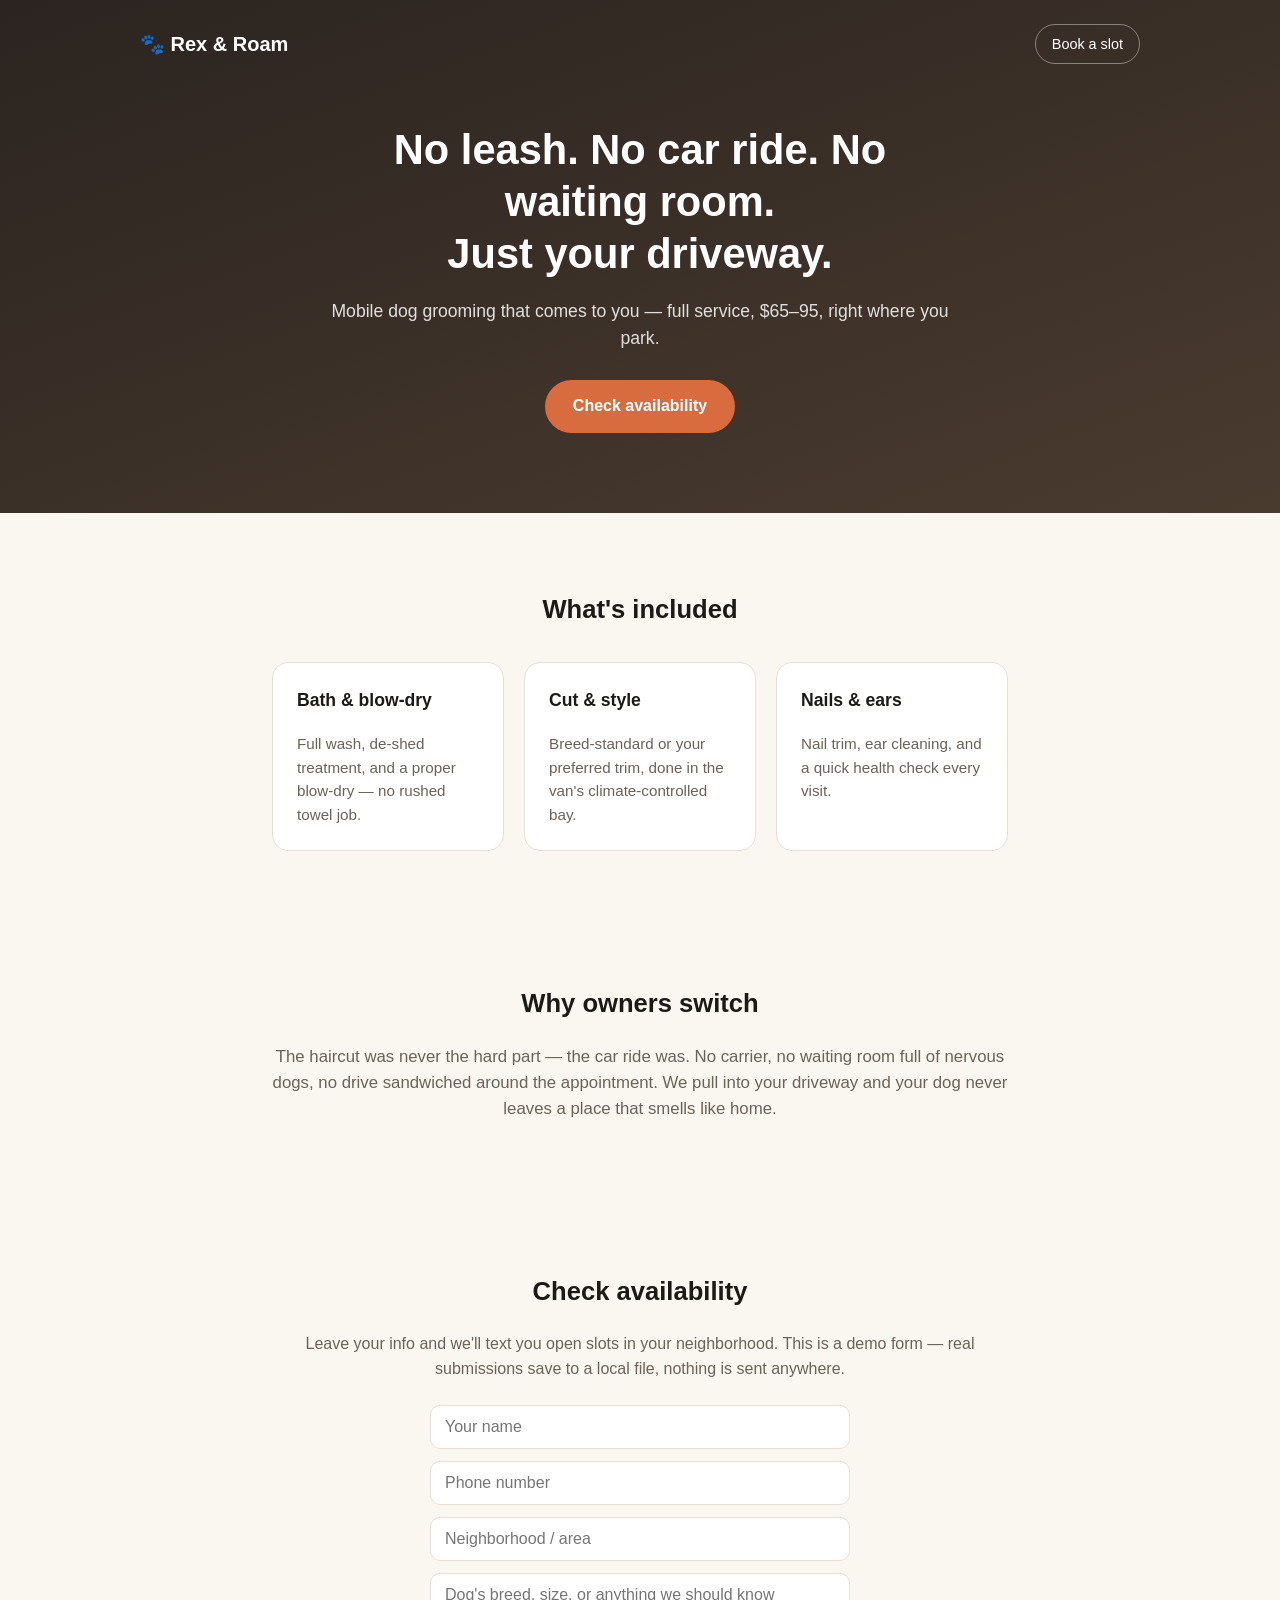
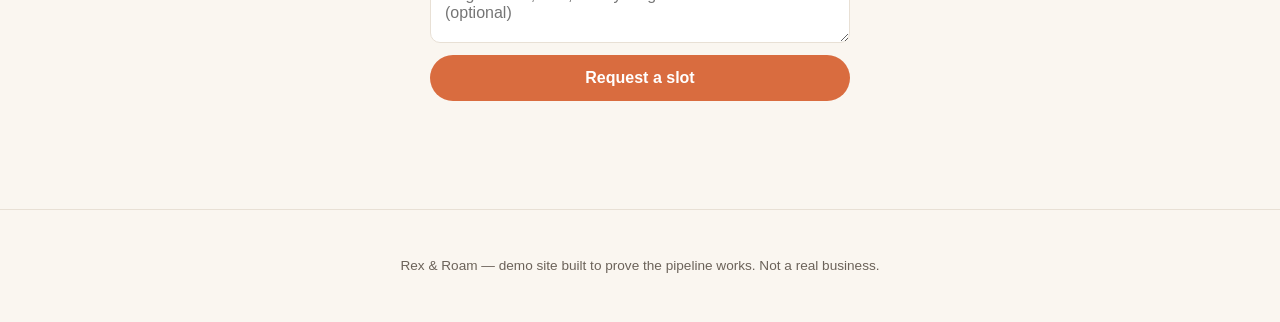
<file: apps/demo-site/index.html>
<!DOCTYPE html>
<html lang="en">
<head>
<meta charset="UTF-8">
<meta name="viewport" content="width=device-width, initial-scale=1.0">
<title>Rex &amp; Roam — Mobile Dog Grooming</title>
<link rel="stylesheet" href="style.css">
</head>
<body>
  <header class="hero">
    <nav>
      <div class="logo">🐾 Rex &amp; Roam</div>
      <a class="nav-cta" href="#book">Book a slot</a>
    </nav>
    <div class="hero-content">
      <h1>No leash. No car ride. No waiting room.<br>Just your driveway.</h1>
      <p class="subhead">Mobile dog grooming that comes to you — full service, $65–95, right where you park.</p>
      <a class="btn-primary" href="#book">Check availability</a>
    </div>
  </header>

  <section class="section services">
    <h2>What's included</h2>
    <div class="cards">
      <div class="card">
        <h3>Bath &amp; blow-dry</h3>
        <p>Full wash, de-shed treatment, and a proper blow-dry — no rushed towel job.</p>
      </div>
      <div class="card">
        <h3>Cut &amp; style</h3>
        <p>Breed-standard or your preferred trim, done in the van's climate-controlled bay.</p>
      </div>
      <div class="card">
        <h3>Nails &amp; ears</h3>
        <p>Nail trim, ear cleaning, and a quick health check every visit.</p>
      </div>
    </div>
  </section>

  <section class="section why">
    <h2>Why owners switch</h2>
    <p>The haircut was never the hard part — the car ride was. No carrier, no waiting room full of nervous dogs, no drive sandwiched around the appointment. We pull into your driveway and your dog never leaves a place that smells like home.</p>
  </section>

  <section class="section book" id="book">
    <h2>Check availability</h2>
    <p>Leave your info and we'll text you open slots in your neighborhood. This is a demo form — real submissions save to a local file, nothing is sent anywhere.</p>
    <form id="lead-form">
      <input type="text" name="name" placeholder="Your name" required>
      <input type="tel" name="phone" placeholder="Phone number" required>
      <input type="text" name="neighborhood" placeholder="Neighborhood / area" required>
      <textarea name="message" placeholder="Dog's breed, size, or anything we should know (optional)"></textarea>
      <button type="submit" class="btn-primary">Request a slot</button>
    </form>
    <p id="form-status" class="form-status"></p>
  </section>

  <footer>
    <p>Rex &amp; Roam — demo site built to prove the pipeline works. Not a real business.</p>
  </footer>

  <script src="app.js"></script>
</body>
</html>
</file>
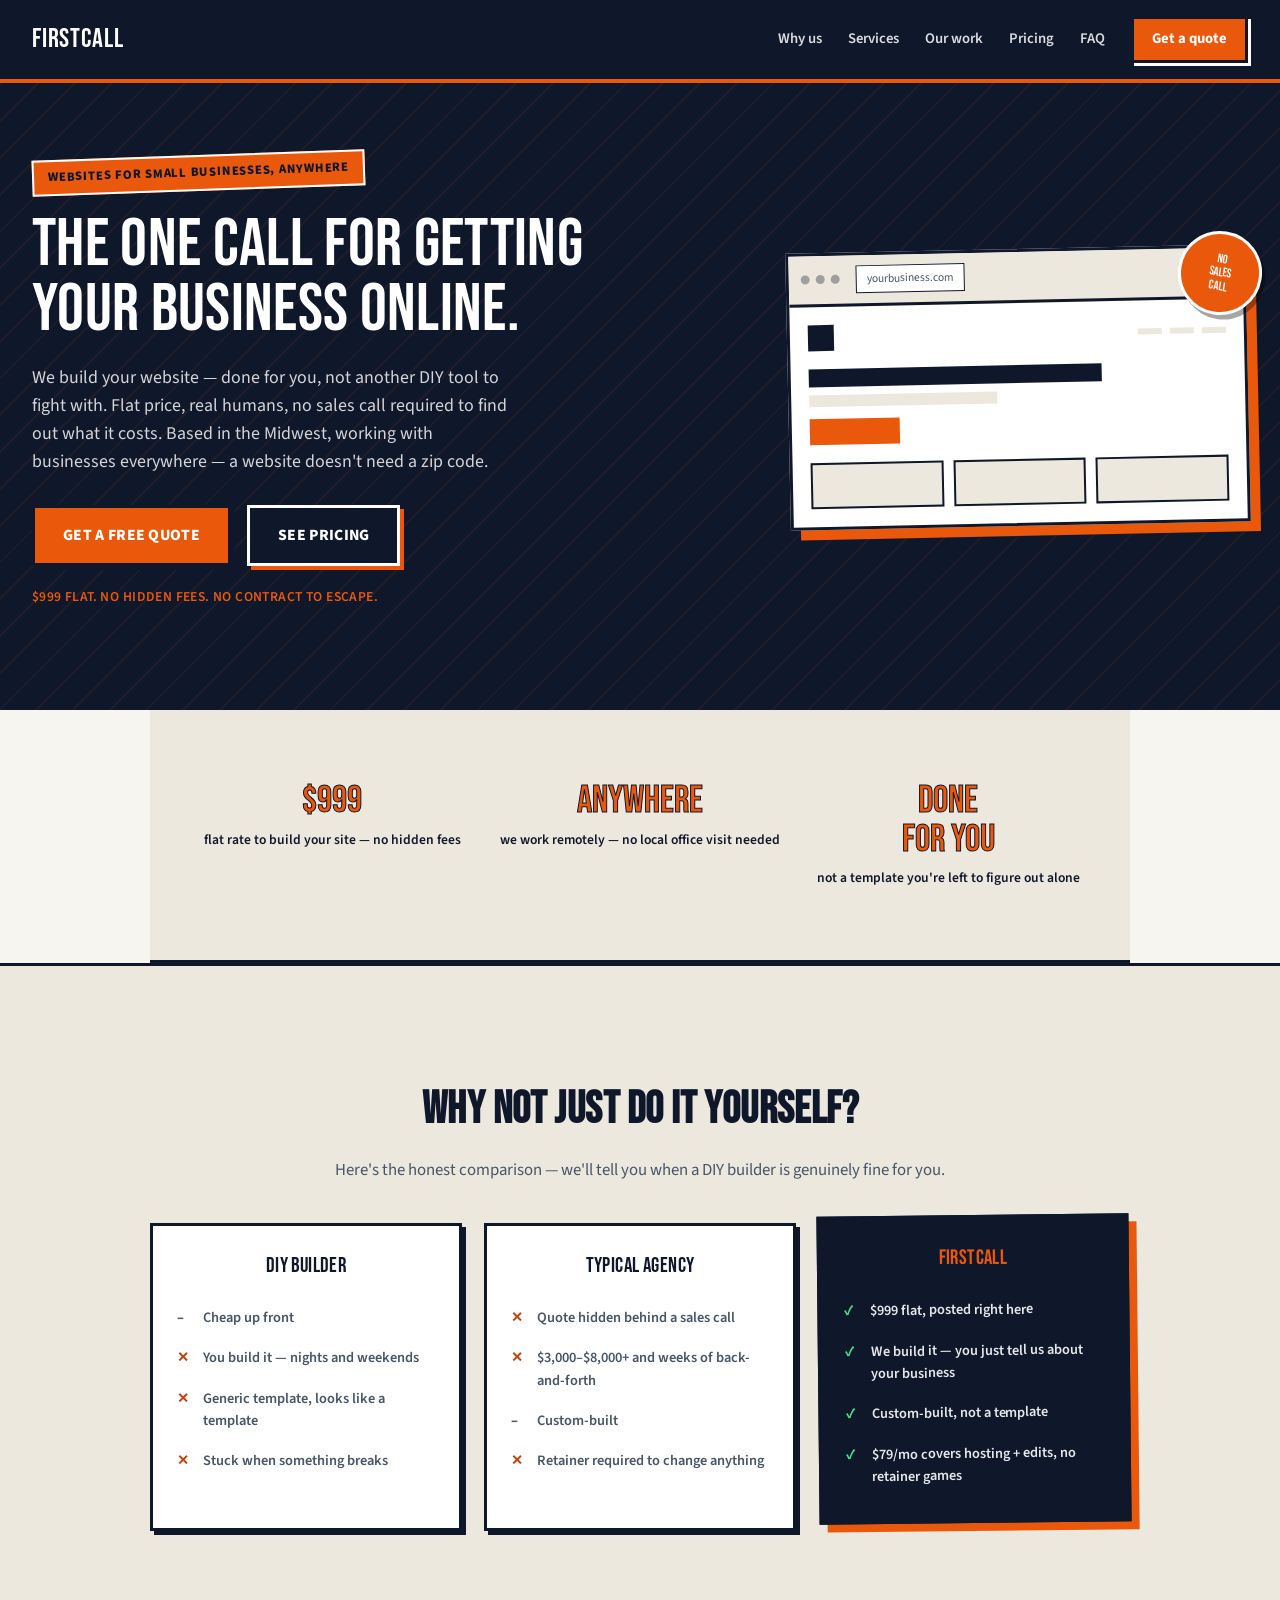
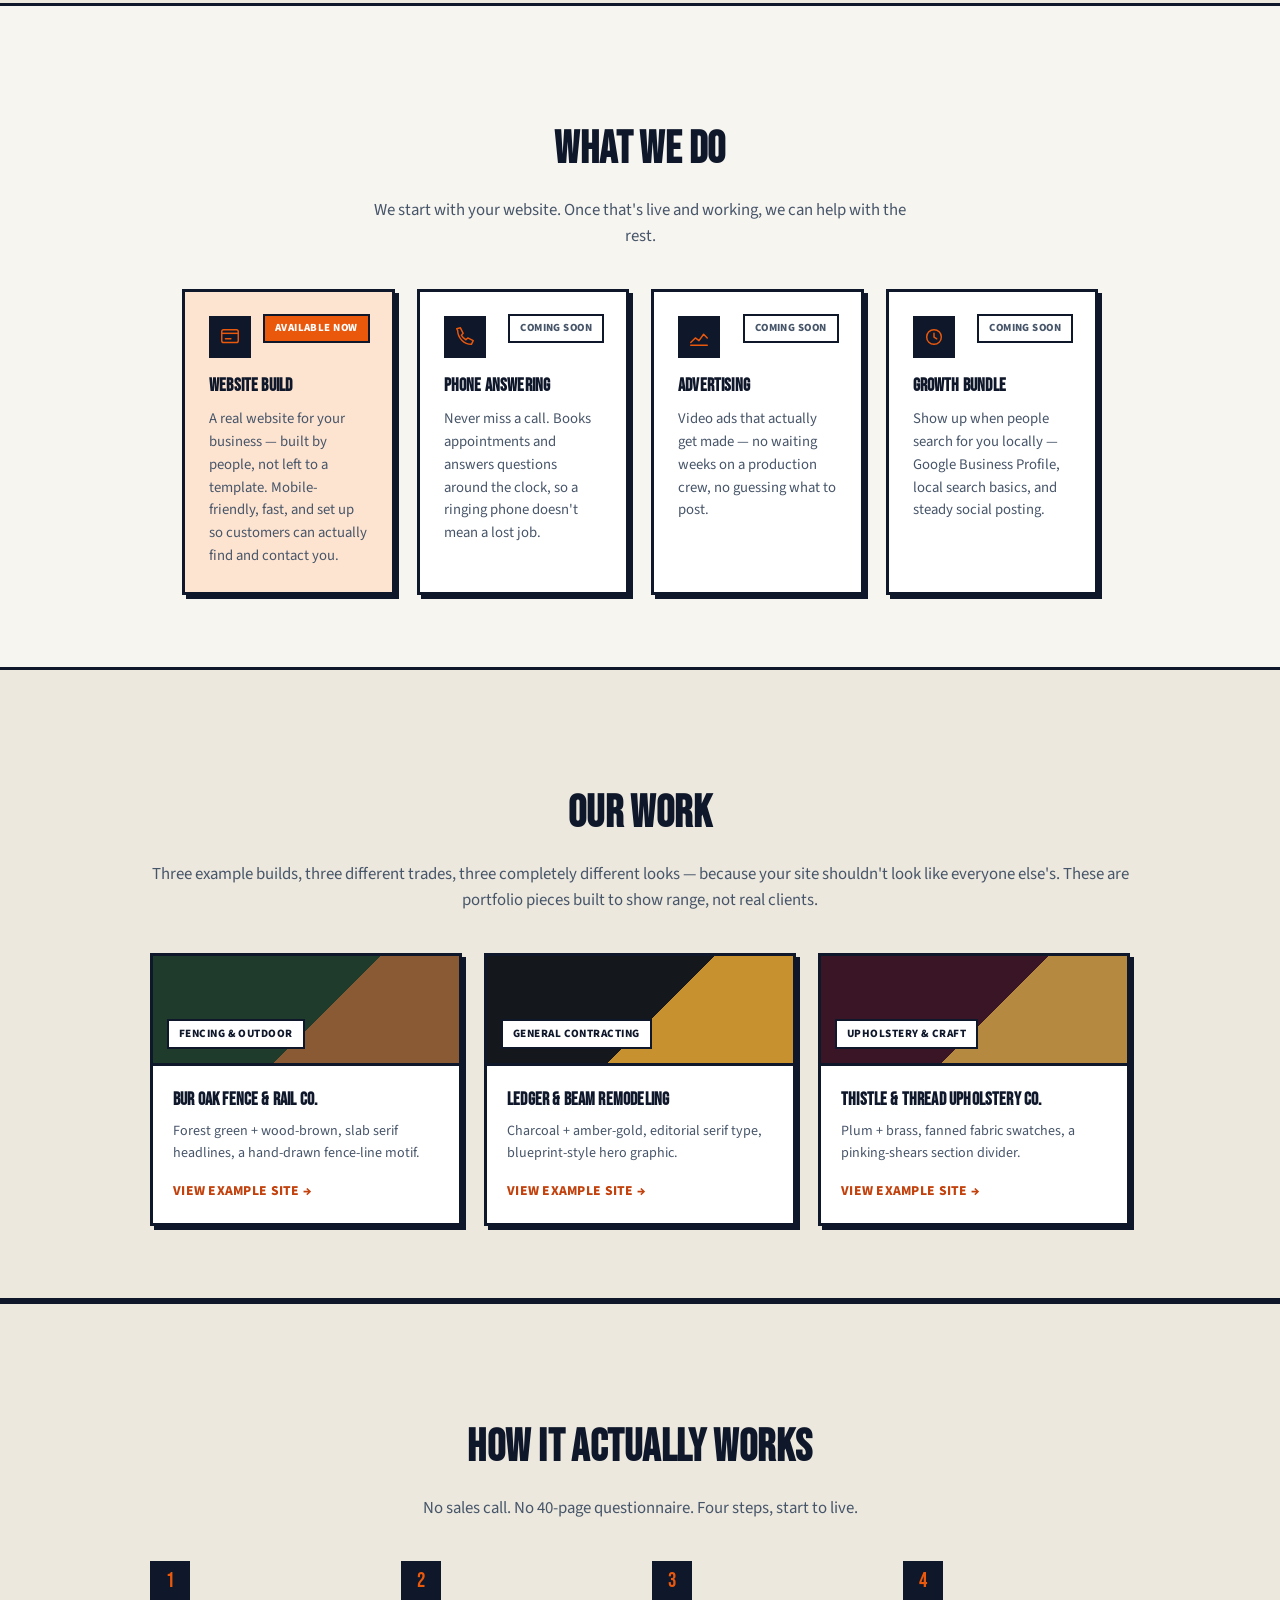
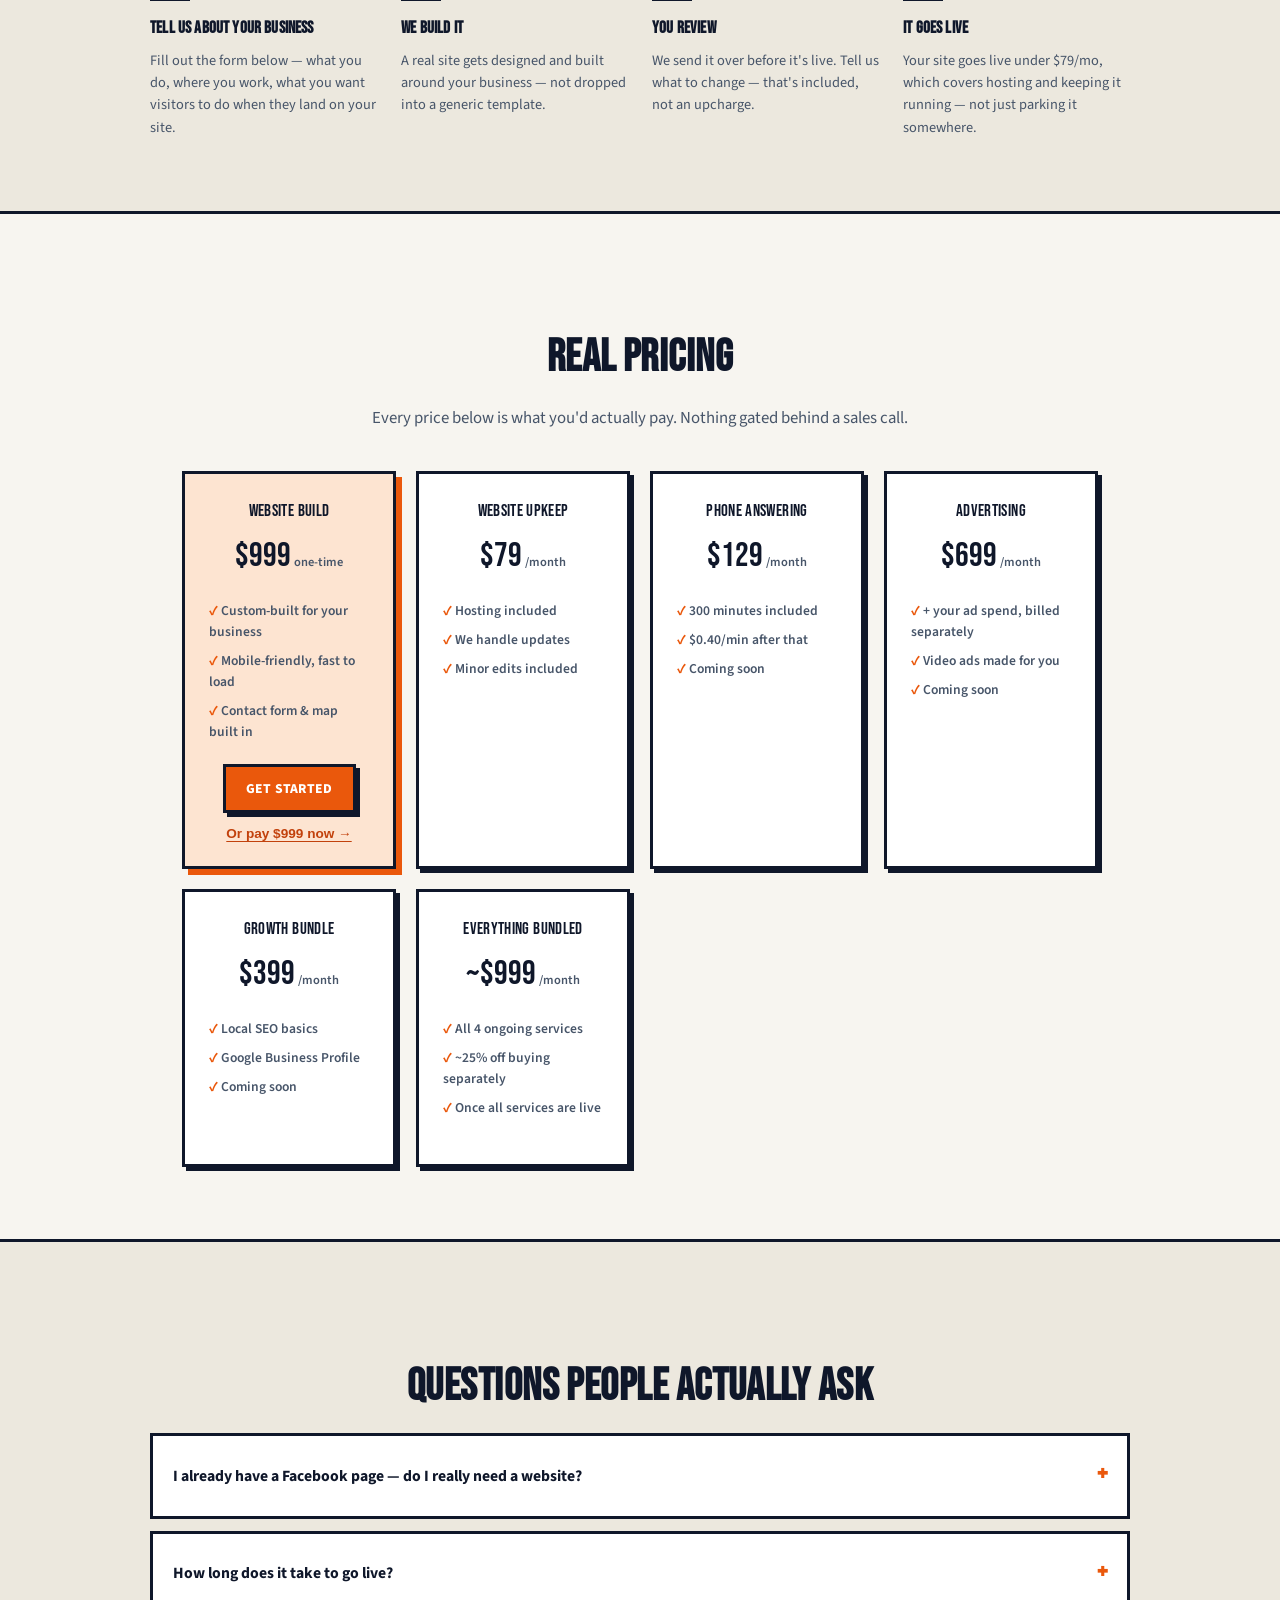
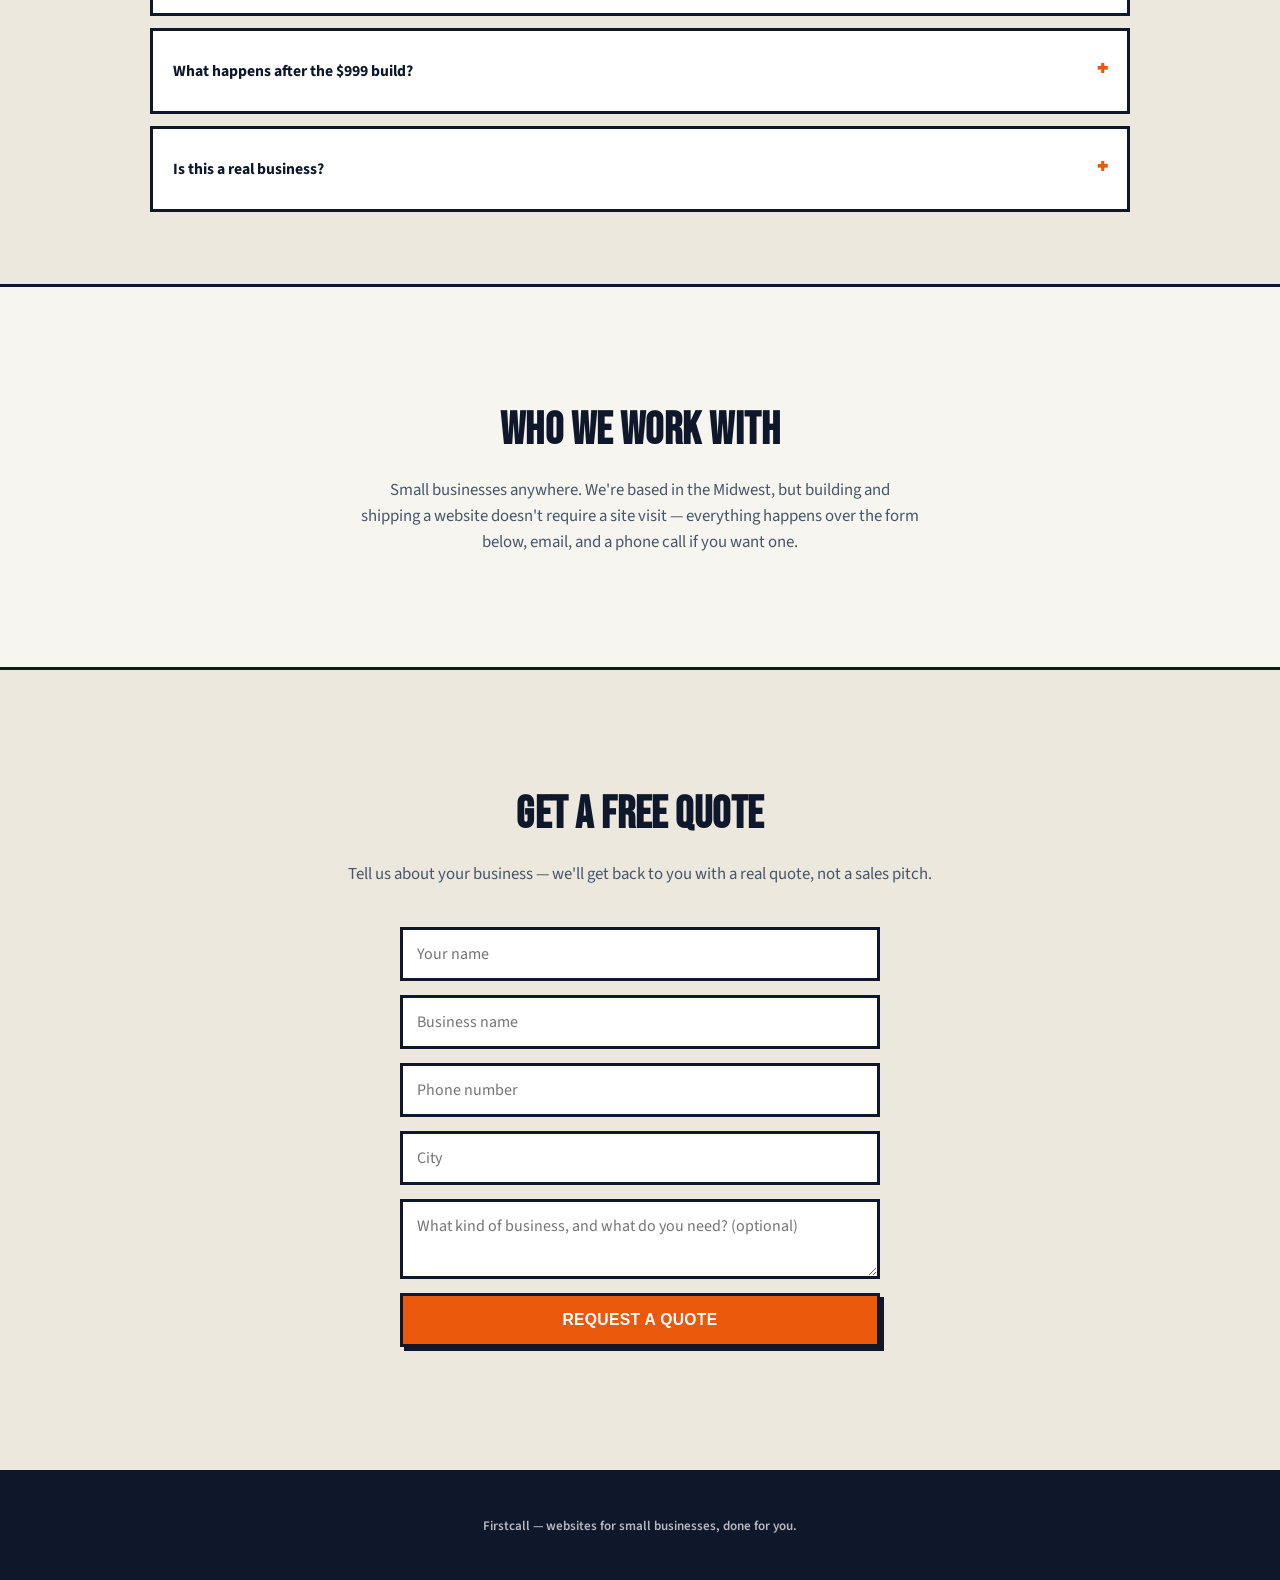
<file: apps/firstcall-site/index.html>
<!DOCTYPE html>
<html lang="en">
<head>
<meta charset="UTF-8">
<meta name="viewport" content="width=device-width, initial-scale=1.0">
<title>Firstcall — Websites for small businesses, done for you</title>
<meta name="description" content="Flat-rate, done-for-you websites for small businesses anywhere. $999 to build, no sales call required to find out what it costs.">
<link rel="icon" href="data:image/svg+xml,<svg xmlns=%22http://www.w3.org/2000/svg%22 viewBox=%220 0 100 100%22><rect width=%22100%22 height=%22100%22 fill=%22%230f172a%22/><text x=%2250%22 y=%2270%22 font-size=%2264%22 font-family=%22sans-serif%22 font-weight=%22900%22 fill=%22%23ea580c%22 text-anchor=%22middle%22>F</text></svg>">
<link rel="preconnect" href="https://fonts.googleapis.com">
<link rel="preconnect" href="https://fonts.gstatic.com" crossorigin>
<link href="https://fonts.googleapis.com/css2?family=Bebas+Neue&family=Source+Sans+3:wght@400;600;700;800&display=swap" rel="stylesheet">
<link rel="stylesheet" href="style.css">
</head>
<body>
  <div class="checkout-banner" id="checkout-banner" hidden></div>
  <header class="topbar" id="topbar">
    <div class="logo">Firstcall</div>
    <nav>
      <a href="#compare">Why us</a>
      <a href="#services">Services</a>
      <a href="#work">Our work</a>
      <a href="#pricing">Pricing</a>
      <a href="#faq">FAQ</a>
      <a class="nav-cta" href="#quote">Get a quote</a>
    </nav>
  </header>

  <section class="hero">
    <div class="hero-inner">
      <p class="eyebrow">Websites for small businesses, anywhere</p>
      <h1>The one call for getting your business online.</h1>
      <p class="subhead">We build your website — done for you, not another DIY tool to fight with. Flat price, real humans, no sales call required to find out what it costs. Based in the Midwest, working with businesses everywhere — a website doesn't need a zip code.</p>
      <div class="hero-actions">
        <a class="btn-primary" href="#quote">Get a free quote</a>
        <a class="btn-secondary" href="#pricing">See pricing</a>
      </div>
      <p class="hero-note">$999 flat. No hidden fees. No contract to escape.</p>
    </div>
    <div class="hero-mock" aria-hidden="true">
      <div class="stamp">NO<br>SALES<br>CALL</div>
      <div class="mock-browser">
        <div class="mock-bar"><span></span><span></span><span></span><div class="mock-url">yourbusiness.com</div></div>
        <div class="mock-body">
          <div class="mock-nav"><div class="mock-logo"></div><div class="mock-links"><span></span><span></span><span></span></div></div>
          <div class="mock-hero">
            <div class="mock-line w60"></div>
            <div class="mock-line w40"></div>
            <div class="mock-cta"></div>
          </div>
          <div class="mock-cards">
            <div class="mock-card"></div>
            <div class="mock-card"></div>
            <div class="mock-card"></div>
          </div>
        </div>
      </div>
    </div>
  </section>

  <section class="section trust reveal">
    <div class="trust-grid">
      <div class="trust-item">
        <div class="trust-num">$999</div>
        <div class="trust-label">flat rate to build your site — no hidden fees</div>
      </div>
      <div class="trust-item">
        <div class="trust-num">Anywhere</div>
        <div class="trust-label">we work remotely — no local office visit needed</div>
      </div>
      <div class="trust-item">
        <div class="trust-num">Done<br>for you</div>
        <div class="trust-label">not a template you're left to figure out alone</div>
      </div>
    </div>
  </section>

  <section class="section alt" id="compare">
    <h2 class="reveal">Why not just do it yourself?</h2>
    <p class="section-lead reveal">Here's the honest comparison — we'll tell you when a DIY builder is genuinely fine for you.</p>
    <div class="compare-grid reveal">
      <div class="compare-col">
        <div class="compare-head">DIY builder</div>
        <ul>
          <li class="neutral">Cheap up front</li>
          <li class="bad">You build it — nights and weekends</li>
          <li class="bad">Generic template, looks like a template</li>
          <li class="bad">Stuck when something breaks</li>
        </ul>
      </div>
      <div class="compare-col">
        <div class="compare-head">Typical agency</div>
        <ul>
          <li class="bad">Quote hidden behind a sales call</li>
          <li class="bad">$3,000–$8,000+ and weeks of back-and-forth</li>
          <li class="neutral">Custom-built</li>
          <li class="bad">Retainer required to change anything</li>
        </ul>
      </div>
      <div class="compare-col featured">
        <div class="compare-head">Firstcall</div>
        <ul>
          <li class="good">$999 flat, posted right here</li>
          <li class="good">We build it — you just tell us about your business</li>
          <li class="good">Custom-built, not a template</li>
          <li class="good">$79/mo covers hosting + edits, no retainer games</li>
        </ul>
      </div>
    </div>
  </section>

  <section class="section" id="services">
    <h2 class="reveal">What we do</h2>
    <p class="section-lead reveal">We start with your website. Once that's live and working, we can help with the rest.</p>
    <div class="services-grid reveal">
      <div class="service-card live">
        <div class="service-icon">
          <svg viewBox="0 0 24 24" fill="none"><rect x="3" y="4" width="18" height="14" rx="2" stroke="currentColor" stroke-width="1.6"/><path d="M3 8h18" stroke="currentColor" stroke-width="1.6"/><path d="M7 14h6" stroke="currentColor" stroke-width="1.6" stroke-linecap="round"/></svg>
        </div>
        <div class="badge-live">Available now</div>
        <h3>Website Build</h3>
        <p>A real website for your business — built by people, not left to a template. Mobile-friendly, fast, and set up so customers can actually find and contact you.</p>
      </div>
      <div class="service-card">
        <div class="service-icon">
          <svg viewBox="0 0 24 24" fill="none"><path d="M4 5c0 8 7 15 15 15l2-4-6-3-2 2c-2-1-4-3-5-5l2-2-3-6-4 1z" stroke="currentColor" stroke-width="1.6" stroke-linejoin="round"/></svg>
        </div>
        <div class="badge-soon">Coming soon</div>
        <h3>Phone Answering</h3>
        <p>Never miss a call. Books appointments and answers questions around the clock, so a ringing phone doesn't mean a lost job.</p>
      </div>
      <div class="service-card">
        <div class="service-icon">
          <svg viewBox="0 0 24 24" fill="none"><path d="M3 18l5-5 4 3 5-7 4 4" stroke="currentColor" stroke-width="1.6" stroke-linecap="round" stroke-linejoin="round"/><path d="M3 21h18" stroke="currentColor" stroke-width="1.6" stroke-linecap="round"/></svg>
        </div>
        <div class="badge-soon">Coming soon</div>
        <h3>Advertising</h3>
        <p>Video ads that actually get made — no waiting weeks on a production crew, no guessing what to post.</p>
      </div>
      <div class="service-card">
        <div class="service-icon">
          <svg viewBox="0 0 24 24" fill="none"><circle cx="12" cy="12" r="8" stroke="currentColor" stroke-width="1.6"/><path d="M12 8v4l3 2" stroke="currentColor" stroke-width="1.6" stroke-linecap="round"/></svg>
        </div>
        <div class="badge-soon">Coming soon</div>
        <h3>Growth Bundle</h3>
        <p>Show up when people search for you locally — Google Business Profile, local search basics, and steady social posting.</p>
      </div>
    </div>
  </section>

  <section class="section alt" id="work">
    <h2 class="reveal">Our work</h2>
    <p class="section-lead reveal">Three example builds, three different trades, three completely different looks — because your site shouldn't look like everyone else's. These are portfolio pieces built to show range, not real clients.</p>
    <div class="work-grid reveal">
      <a class="work-card" href="http://localhost:8510/fencing/" target="_blank" rel="noopener" style="--work-c1:#1f3b2c; --work-c2:#8a5a34;">
        <div class="work-preview">
          <span class="work-tag">Fencing &amp; outdoor</span>
        </div>
        <div class="work-body">
          <h3>Bur Oak Fence &amp; Rail Co.</h3>
          <p>Forest green + wood-brown, slab serif headlines, a hand-drawn fence-line motif.</p>
          <span class="work-link">View example site →</span>
        </div>
      </a>
      <a class="work-card" href="http://localhost:8510/remodeling/" target="_blank" rel="noopener" style="--work-c1:#14171c; --work-c2:#c8912f;">
        <div class="work-preview">
          <span class="work-tag">General contracting</span>
        </div>
        <div class="work-body">
          <h3>Ledger &amp; Beam Remodeling</h3>
          <p>Charcoal + amber-gold, editorial serif type, blueprint-style hero graphic.</p>
          <span class="work-link">View example site →</span>
        </div>
      </a>
      <a class="work-card" href="http://localhost:8510/upholstery/" target="_blank" rel="noopener" style="--work-c1:#3a1526; --work-c2:#b5893f;">
        <div class="work-preview">
          <span class="work-tag">Upholstery &amp; craft</span>
        </div>
        <div class="work-body">
          <h3>Thistle &amp; Thread Upholstery Co.</h3>
          <p>Plum + brass, fanned fabric swatches, a pinking-shears section divider.</p>
          <span class="work-link">View example site →</span>
        </div>
      </a>
    </div>
  </section>

  <section class="section alt" id="process">
    <h2 class="reveal">How it actually works</h2>
    <p class="section-lead reveal">No sales call. No 40-page questionnaire. Four steps, start to live.</p>
    <div class="steps-grid reveal">
      <div class="step">
        <div class="step-num">1</div>
        <h3>Tell us about your business</h3>
        <p>Fill out the form below — what you do, where you work, what you want visitors to do when they land on your site.</p>
      </div>
      <div class="step">
        <div class="step-num">2</div>
        <h3>We build it</h3>
        <p>A real site gets designed and built around your business — not dropped into a generic template.</p>
      </div>
      <div class="step">
        <div class="step-num">3</div>
        <h3>You review</h3>
        <p>We send it over before it's live. Tell us what to change — that's included, not an upcharge.</p>
      </div>
      <div class="step">
        <div class="step-num">4</div>
        <h3>It goes live</h3>
        <p>Your site goes live under $79/mo, which covers hosting and keeping it running — not just parking it somewhere.</p>
      </div>
    </div>
  </section>

  <section class="section" id="pricing">
    <h2 class="reveal">Real pricing</h2>
    <p class="section-lead reveal">Every price below is what you'd actually pay. Nothing gated behind a sales call.</p>
    <div class="pricing-grid reveal">
      <div class="price-card featured">
        <div class="price-name">Website Build</div>
        <div class="price-amount">$999<span>one-time</span></div>
        <ul>
          <li>Custom-built for your business</li>
          <li>Mobile-friendly, fast to load</li>
          <li>Contact form &amp; map built in</li>
        </ul>
        <a class="btn-primary" href="#quote">Get started</a>
        <button type="button" class="btn-pay" id="pay-now-btn">Or pay $999 now →</button>
      </div>
      <div class="price-card">
        <div class="price-name">Website Upkeep</div>
        <div class="price-amount">$79<span>/month</span></div>
        <ul>
          <li>Hosting included</li>
          <li>We handle updates</li>
          <li>Minor edits included</li>
        </ul>
      </div>
      <div class="price-card">
        <div class="price-name">Phone Answering</div>
        <div class="price-amount">$129<span>/month</span></div>
        <ul>
          <li>300 minutes included</li>
          <li>$0.40/min after that</li>
          <li>Coming soon</li>
        </ul>
      </div>
      <div class="price-card">
        <div class="price-name">Advertising</div>
        <div class="price-amount">$699<span>/month</span></div>
        <ul>
          <li>+ your ad spend, billed separately</li>
          <li>Video ads made for you</li>
          <li>Coming soon</li>
        </ul>
      </div>
      <div class="price-card">
        <div class="price-name">Growth Bundle</div>
        <div class="price-amount">$399<span>/month</span></div>
        <ul>
          <li>Local SEO basics</li>
          <li>Google Business Profile</li>
          <li>Coming soon</li>
        </ul>
      </div>
      <div class="price-card">
        <div class="price-name">Everything Bundled</div>
        <div class="price-amount">~$999<span>/month</span></div>
        <ul>
          <li>All 4 ongoing services</li>
          <li>~25% off buying separately</li>
          <li>Once all services are live</li>
        </ul>
      </div>
    </div>
  </section>

  <section class="section alt" id="faq">
    <h2 class="reveal">Questions people actually ask</h2>
    <div class="faq-list reveal">
      <details>
        <summary>I already have a Facebook page — do I really need a website?</summary>
        <p>A Facebook page works until a customer searches Google, wants to see your prices, or wants to book without messaging back and forth. A website is yours — nobody can change the algorithm on it.</p>
      </details>
      <details>
        <summary>How long does it take to go live?</summary>
        <p>We'll give you a real timeline once we know your business — it depends on how much back-and-forth the review step takes. There's no multi-month agency queue.</p>
      </details>
      <details>
        <summary>What happens after the $999 build?</summary>
        <p>Your site goes live on the $79/mo upkeep plan, which covers hosting and minor edits. No surprise renewal fees, no separate hosting bill from a third party.</p>
      </details>
      <details>
        <summary>Is this a real business?</summary>
        <p>Yes — Firstcall is a real, currently-launching agency based in the Midwest. We're honest that we're early: the website build service is live now, the other services (phone answering, advertising, growth bundle) are launching next, once the website side is proven out.</p>
      </details>
    </div>
  </section>

  <section class="section" id="area">
    <h2 class="reveal">Who we work with</h2>
    <p class="section-lead reveal">Small businesses anywhere. We're based in the Midwest, but building and shipping a website doesn't require a site visit — everything happens over the form below, email, and a phone call if you want one.</p>
  </section>

  <section class="section alt" id="quote">
    <h2 class="reveal">Get a free quote</h2>
    <p class="section-lead reveal">Tell us about your business — we'll get back to you with a real quote, not a sales pitch.</p>
    <form id="lead-form" class="reveal">
      <input type="text" name="name" placeholder="Your name" required>
      <input type="text" name="business" placeholder="Business name" required>
      <input type="tel" name="phone" placeholder="Phone number" required>
      <input type="text" name="location" placeholder="City">
      <textarea name="message" placeholder="What kind of business, and what do you need? (optional)"></textarea>
      <button type="submit" class="btn-primary">Request a quote</button>
    </form>
    <p id="form-status" class="form-status"></p>
  </section>

  <footer>
    <p>Firstcall — websites for small businesses, done for you.</p>
  </footer>

  <script src="app.js"></script>
</body>
</html>
</file>
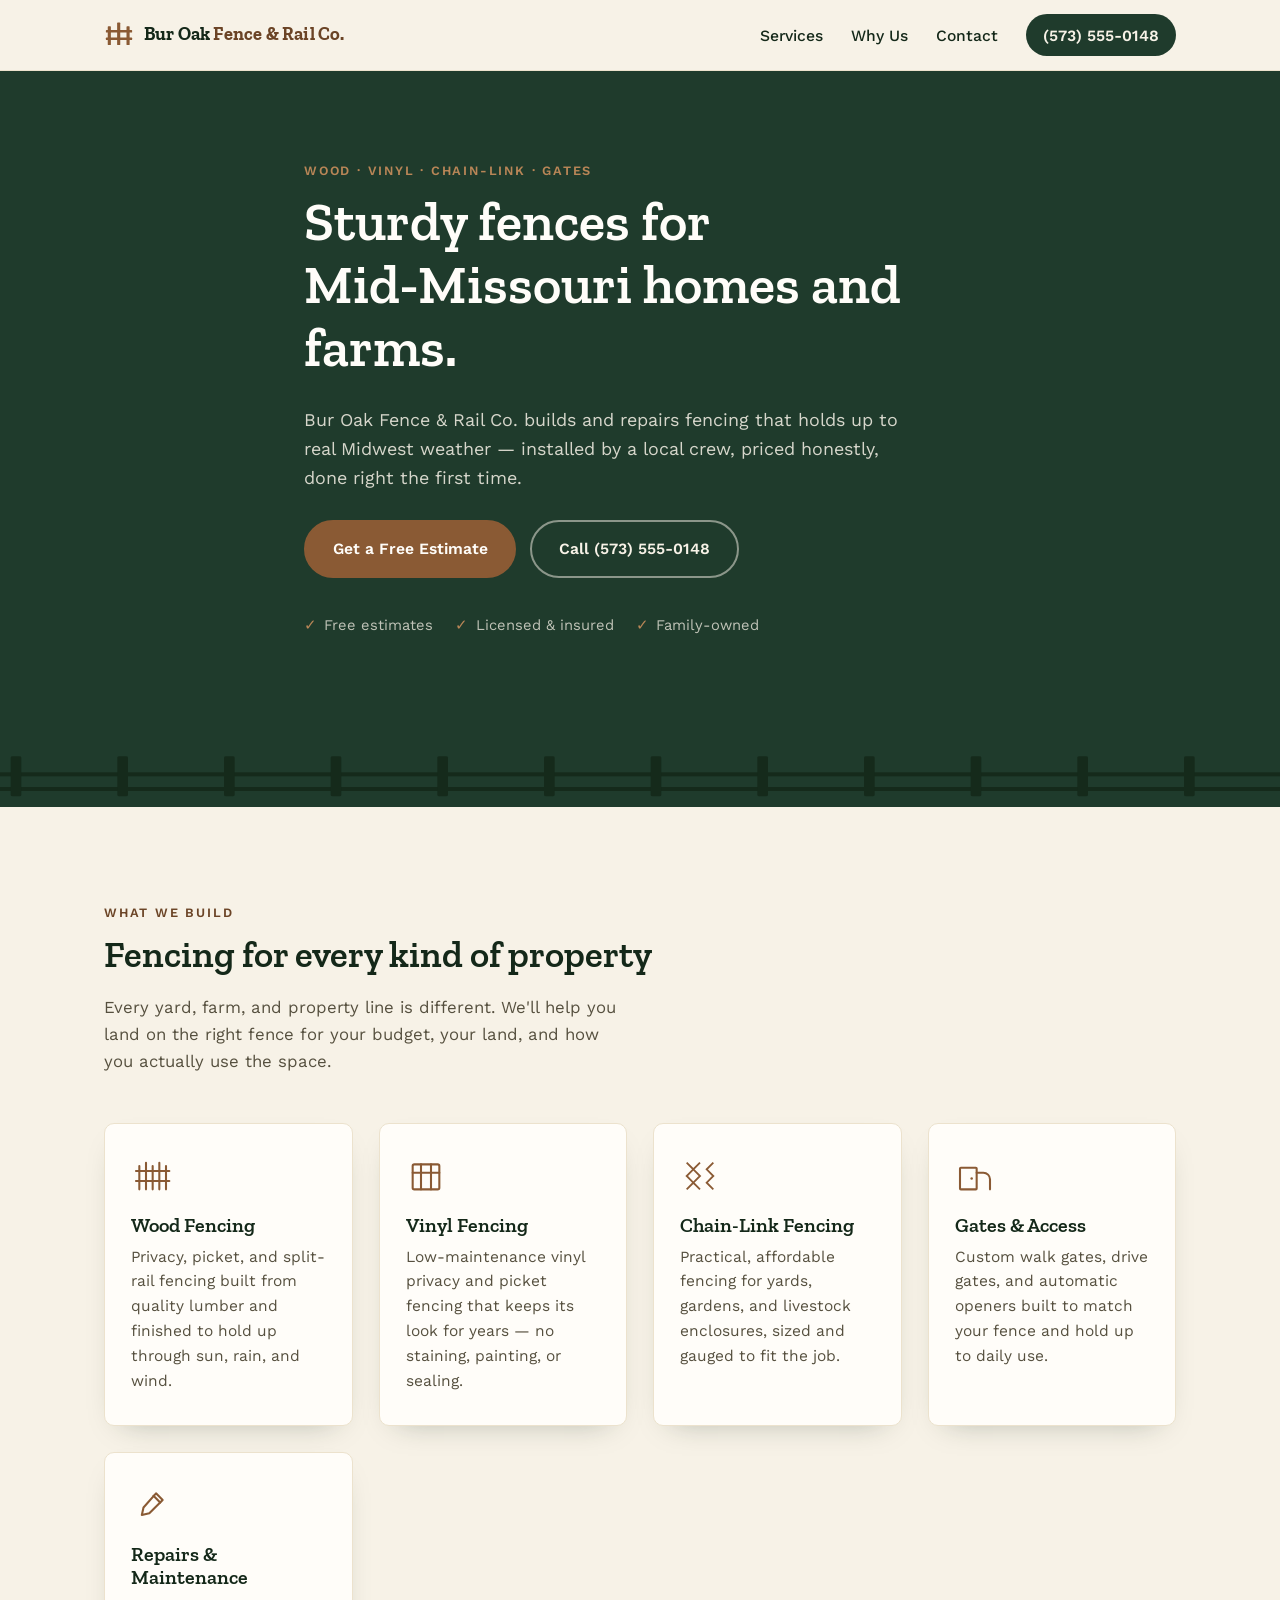
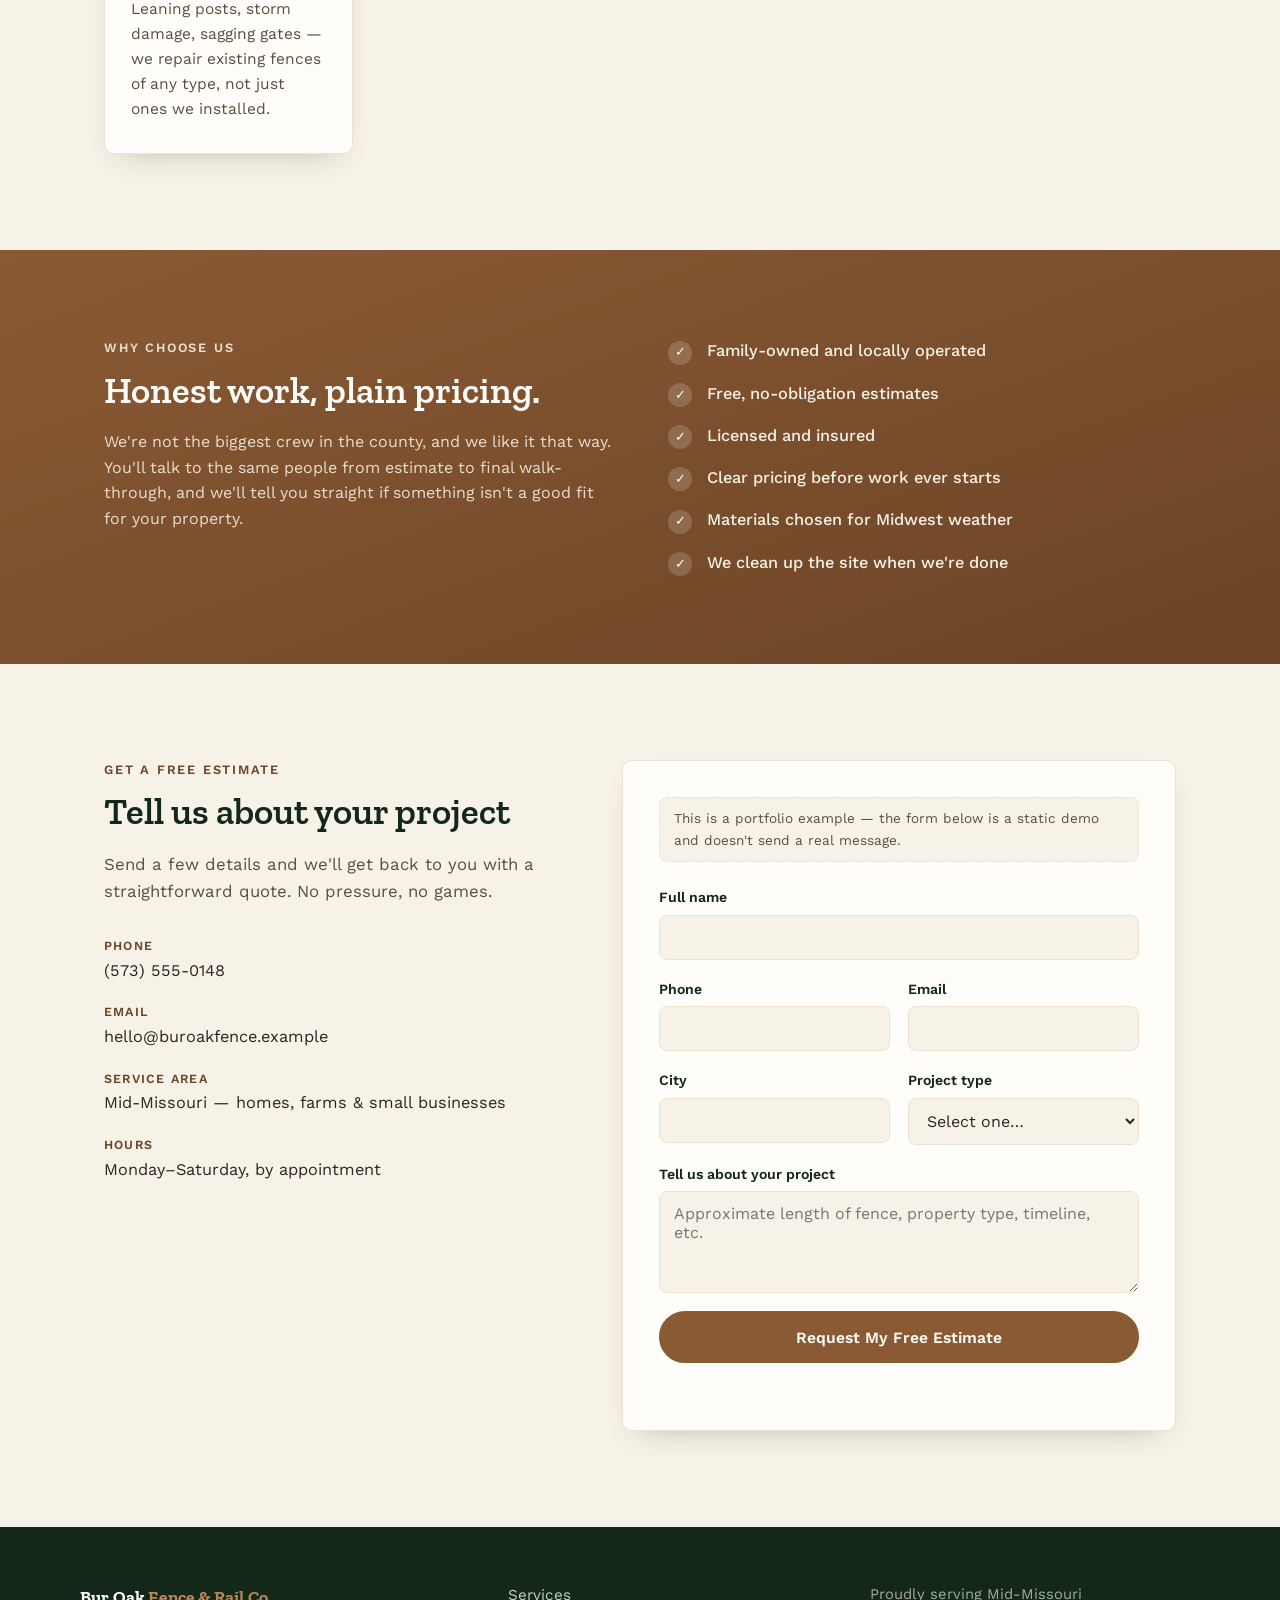
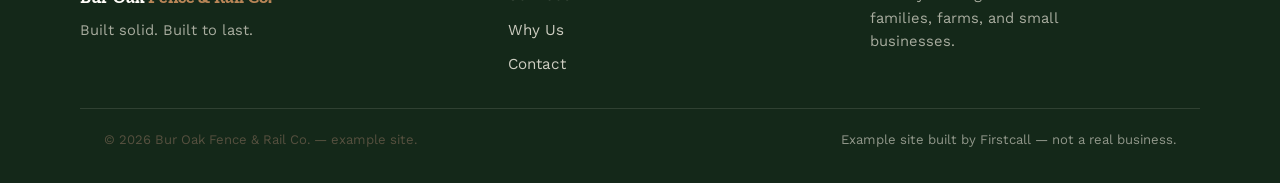
<file: apps/examples/fencing/index.html>
<!DOCTYPE html>
<html lang="en">
<head>
<meta charset="UTF-8">
<meta name="viewport" content="width=device-width, initial-scale=1.0">
<title>Bur Oak Fence &amp; Rail Co. | Wood, Vinyl &amp; Chain-Link Fencing</title>
<meta name="description" content="Bur Oak Fence &amp; Rail Co. builds wood, vinyl, and chain-link fencing, gates, and repairs for Mid-Missouri homes and farms. Free estimates.">

<link rel="preconnect" href="https://fonts.googleapis.com">
<link rel="preconnect" href="https://fonts.gstatic.com" crossorigin>
<link href="https://fonts.googleapis.com/css2?family=Zilla+Slab:wght@500;600;700&amp;family=Work+Sans:wght@400;500;600&amp;display=swap" rel="stylesheet">

<link rel="stylesheet" href="style.css">
</head>
<body>

<a class="skip-link" href="#main">Skip to content</a>

<!-- ================= HEADER ================= -->
<header class="site-header">
  <div class="wrap header-inner">
    <a class="brand" href="#top">
      <svg class="brand-mark" viewBox="0 0 48 48" aria-hidden="true">
        <rect x="6" y="10" width="5" height="30" rx="1"></rect>
        <rect x="21" y="4" width="5" height="36" rx="1"></rect>
        <rect x="36" y="10" width="5" height="30" rx="1"></rect>
        <rect x="3" y="16" width="42" height="4" rx="1"></rect>
        <rect x="3" y="28" width="42" height="4" rx="1"></rect>
      </svg>
      <span class="brand-name">Bur Oak <em>Fence &amp; Rail Co.</em></span>
    </a>

    <button class="nav-toggle" id="navToggle" aria-expanded="false" aria-controls="primaryNav" aria-label="Toggle menu">
      <span></span><span></span><span></span>
    </button>

    <nav class="site-nav" id="primaryNav">
      <a href="#services">Services</a>
      <a href="#why-us">Why Us</a>
      <a href="#contact">Contact</a>
      <a class="nav-phone" href="tel:15735550148">(573) 555-0148</a>
    </nav>
  </div>
</header>

<main id="main">

  <!-- ================= HERO ================= -->
  <section class="hero" id="top">
    <div class="wrap hero-inner">
      <p class="eyebrow">Wood &middot; Vinyl &middot; Chain-Link &middot; Gates</p>
      <h1>Sturdy fences for Mid&#8209;Missouri homes and farms.</h1>
      <p class="hero-sub">Bur Oak Fence &amp; Rail Co. builds and repairs fencing that holds up to real Midwest weather &mdash; installed by a local crew, priced honestly, done right the first time.</p>
      <div class="hero-actions">
        <a class="btn btn-primary" href="#contact">Get a Free Estimate</a>
        <a class="btn btn-ghost" href="tel:15735550148">Call (573) 555-0148</a>
      </div>
      <ul class="hero-flags">
        <li>Free estimates</li>
        <li>Licensed &amp; insured</li>
        <li>Family-owned</li>
      </ul>
    </div>

    <svg class="hero-fenceline" viewBox="0 0 1200 90" preserveAspectRatio="none" aria-hidden="true">
      <rect x="0" y="38" width="1200" height="6"></rect>
      <rect x="0" y="60" width="1200" height="6"></rect>
      <g class="fence-posts">
        <rect x="10"  y="14" width="10" height="60" rx="2"></rect>
        <rect x="110" y="14" width="10" height="60" rx="2"></rect>
        <rect x="210" y="14" width="10" height="60" rx="2"></rect>
        <rect x="310" y="14" width="10" height="60" rx="2"></rect>
        <rect x="410" y="14" width="10" height="60" rx="2"></rect>
        <rect x="510" y="14" width="10" height="60" rx="2"></rect>
        <rect x="610" y="14" width="10" height="60" rx="2"></rect>
        <rect x="710" y="14" width="10" height="60" rx="2"></rect>
        <rect x="810" y="14" width="10" height="60" rx="2"></rect>
        <rect x="910" y="14" width="10" height="60" rx="2"></rect>
        <rect x="1010" y="14" width="10" height="60" rx="2"></rect>
        <rect x="1110" y="14" width="10" height="60" rx="2"></rect>
      </g>
    </svg>
  </section>

  <!-- ================= SERVICES ================= -->
  <section class="services" id="services">
    <div class="wrap">
      <div class="section-head">
        <p class="eyebrow">What We Build</p>
        <h2>Fencing for every kind of property</h2>
        <p class="section-sub">Every yard, farm, and property line is different. We'll help you land on the right fence for your budget, your land, and how you actually use the space.</p>
      </div>

      <div class="service-grid">

        <article class="service-card">
          <svg class="service-icon" viewBox="0 0 48 48" aria-hidden="true"><g fill="none" stroke="currentColor" stroke-width="2.5" stroke-linecap="round"><path d="M10 40V12M18 40V8M26 40V12M34 40V8M42 40V12"/><path d="M6 18h40M6 30h40"/></g></svg>
          <h3>Wood Fencing</h3>
          <p>Privacy, picket, and split-rail fencing built from quality lumber and finished to hold up through sun, rain, and wind.</p>
        </article>

        <article class="service-card">
          <svg class="service-icon" viewBox="0 0 48 48" aria-hidden="true"><g fill="none" stroke="currentColor" stroke-width="2.5" stroke-linecap="round" stroke-linejoin="round"><rect x="8" y="10" width="32" height="30" rx="2"/><path d="M8 20h32M18 10v30M30 10v30"/></g></svg>
          <h3>Vinyl Fencing</h3>
          <p>Low-maintenance vinyl privacy and picket fencing that keeps its look for years &mdash; no staining, painting, or sealing.</p>
        </article>

        <article class="service-card">
          <svg class="service-icon" viewBox="0 0 48 48" aria-hidden="true"><g fill="none" stroke="currentColor" stroke-width="2.2"><path d="M8 8l8 8-8 8 8 8-8 8M40 8l-8 8 8 8-8 8 8 8M24 8l-8 8 8 8-8 8 8 8"/></g></svg>
          <h3>Chain-Link Fencing</h3>
          <p>Practical, affordable fencing for yards, gardens, and livestock enclosures, sized and gauged to fit the job.</p>
        </article>

        <article class="service-card">
          <svg class="service-icon" viewBox="0 0 48 48" aria-hidden="true"><g fill="none" stroke="currentColor" stroke-width="2.5" stroke-linecap="round" stroke-linejoin="round"><rect x="6" y="14" width="20" height="26" rx="1"/><circle cx="20" cy="27" r="1.5" fill="currentColor" stroke="none"/><path d="M26 20h8a8 8 0 0 1 8 8v12"/></g></svg>
          <h3>Gates &amp; Access</h3>
          <p>Custom walk gates, drive gates, and automatic openers built to match your fence and hold up to daily use.</p>
        </article>

        <article class="service-card">
          <svg class="service-icon" viewBox="0 0 48 48" aria-hidden="true"><g fill="none" stroke="currentColor" stroke-width="2.5" stroke-linecap="round" stroke-linejoin="round"><path d="M30 10l8 8-16 16-9 2 2-9z"/><path d="M27 13l8 8"/></g></svg>
          <h3>Repairs &amp; Maintenance</h3>
          <p>Leaning posts, storm damage, sagging gates &mdash; we repair existing fences of any type, not just ones we installed.</p>
        </article>

      </div>
    </div>
  </section>

  <!-- ================= WHY US ================= -->
  <section class="why-us" id="why-us">
    <div class="wrap why-inner">
      <div class="why-copy">
        <p class="eyebrow eyebrow-light">Why Choose Us</p>
        <h2>Honest work, plain pricing.</h2>
        <p>We're not the biggest crew in the county, and we like it that way. You'll talk to the same people from estimate to final walk-through, and we'll tell you straight if something isn't a good fit for your property.</p>
      </div>
      <ul class="why-list">
        <li><span class="why-check" aria-hidden="true">&#10003;</span> Family-owned and locally operated</li>
        <li><span class="why-check" aria-hidden="true">&#10003;</span> Free, no-obligation estimates</li>
        <li><span class="why-check" aria-hidden="true">&#10003;</span> Licensed and insured</li>
        <li><span class="why-check" aria-hidden="true">&#10003;</span> Clear pricing before work ever starts</li>
        <li><span class="why-check" aria-hidden="true">&#10003;</span> Materials chosen for Midwest weather</li>
        <li><span class="why-check" aria-hidden="true">&#10003;</span> We clean up the site when we're done</li>
      </ul>
    </div>
  </section>

  <!-- ================= CONTACT ================= -->
  <section class="contact" id="contact">
    <div class="wrap contact-inner">

      <div class="contact-info">
        <p class="eyebrow">Get a Free Estimate</p>
        <h2>Tell us about your project</h2>
        <p class="section-sub">Send a few details and we'll get back to you with a straightforward quote. No pressure, no games.</p>

        <dl class="contact-details">
          <div>
            <dt>Phone</dt>
            <dd><a href="tel:15735550148">(573) 555-0148</a></dd>
          </div>
          <div>
            <dt>Email</dt>
            <dd><a href="mailto:hello@buroakfence.example">hello@buroakfence.example</a></dd>
          </div>
          <div>
            <dt>Service Area</dt>
            <dd>Mid-Missouri &mdash; homes, farms &amp; small businesses</dd>
          </div>
          <div>
            <dt>Hours</dt>
            <dd>Monday&ndash;Saturday, by appointment</dd>
          </div>
        </dl>
      </div>

      <form class="contact-form" id="quoteForm" novalidate>
        <p class="form-note">This is a portfolio example &mdash; the form below is a static demo and doesn't send a real message.</p>

        <div class="form-row">
          <label for="name">Full name</label>
          <input type="text" id="name" name="name" autocomplete="name" required>
        </div>

        <div class="form-grid">
          <div class="form-row">
            <label for="phone">Phone</label>
            <input type="tel" id="phone" name="phone" autocomplete="tel" required>
          </div>
          <div class="form-row">
            <label for="email">Email</label>
            <input type="email" id="email" name="email" autocomplete="email" required>
          </div>
        </div>

        <div class="form-grid">
          <div class="form-row">
            <label for="city">City</label>
            <input type="text" id="city" name="city" autocomplete="address-level2">
          </div>
          <div class="form-row">
            <label for="project-type">Project type</label>
            <select id="project-type" name="project-type">
              <option value="">Select one&hellip;</option>
              <option>Wood Fencing</option>
              <option>Vinyl Fencing</option>
              <option>Chain-Link Fencing</option>
              <option>Gates</option>
              <option>Repair</option>
              <option>Not sure yet</option>
            </select>
          </div>
        </div>

        <div class="form-row">
          <label for="details">Tell us about your project</label>
          <textarea id="details" name="details" rows="4" placeholder="Approximate length of fence, property type, timeline, etc."></textarea>
        </div>

        <button type="submit" class="btn btn-primary btn-block">Request My Free Estimate</button>
        <p class="form-status" id="formStatus" role="status" aria-live="polite"></p>
      </form>

    </div>
  </section>

</main>

<!-- ================= FOOTER ================= -->
<footer class="site-footer">
  <div class="wrap footer-inner">
    <div class="footer-brand">
      <span class="brand-name">Bur Oak <em>Fence &amp; Rail Co.</em></span>
      <p>Built solid. Built to last.</p>
    </div>

    <nav class="footer-nav">
      <a href="#services">Services</a>
      <a href="#why-us">Why Us</a>
      <a href="#contact">Contact</a>
    </nav>

    <p class="footer-area">Proudly serving Mid-Missouri families, farms, and small businesses.</p>
  </div>

  <div class="wrap footer-bottom">
    <p>&copy; <span id="year">2026</span> Bur Oak Fence &amp; Rail Co. &mdash; example site.</p>
    <p class="footer-disclosure">Example site built by Firstcall &mdash; not a real business.</p>
  </div>
</footer>

<script src="app.js"></script>
</body>
</html>
</file>
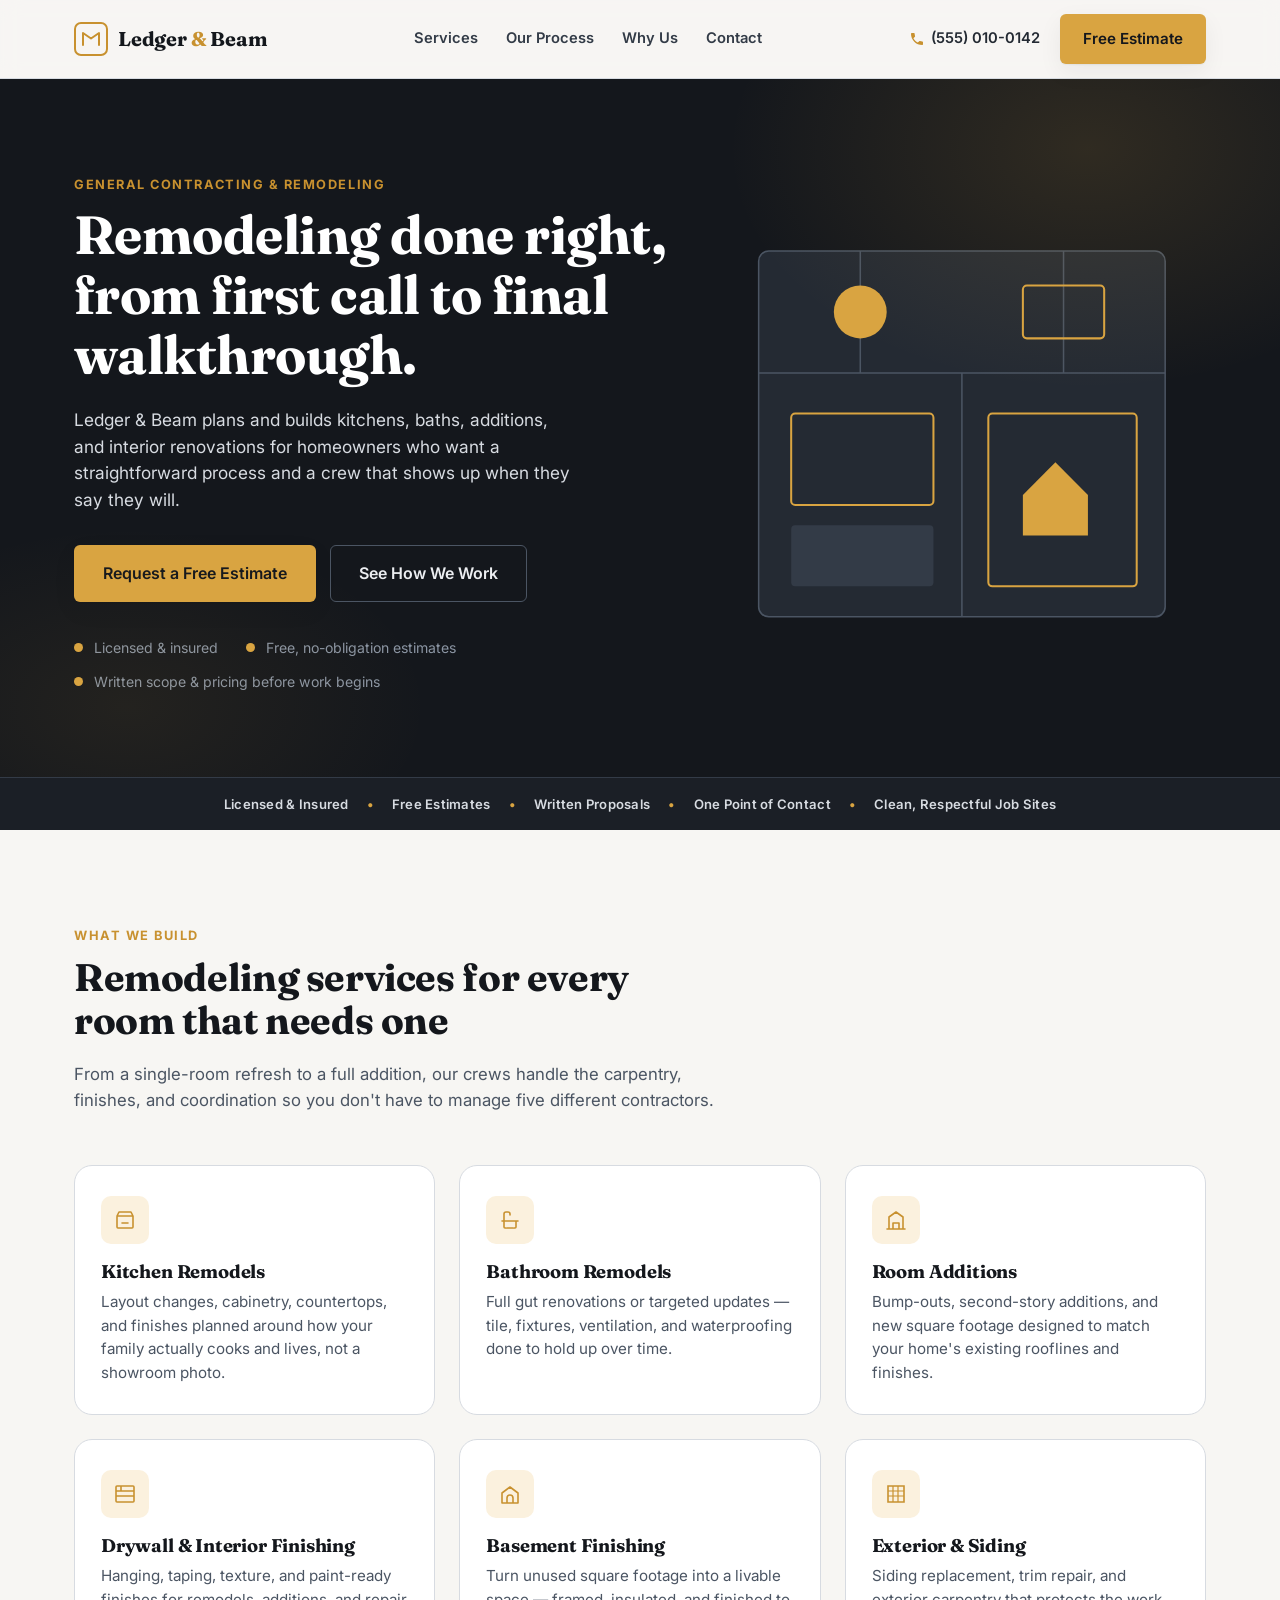
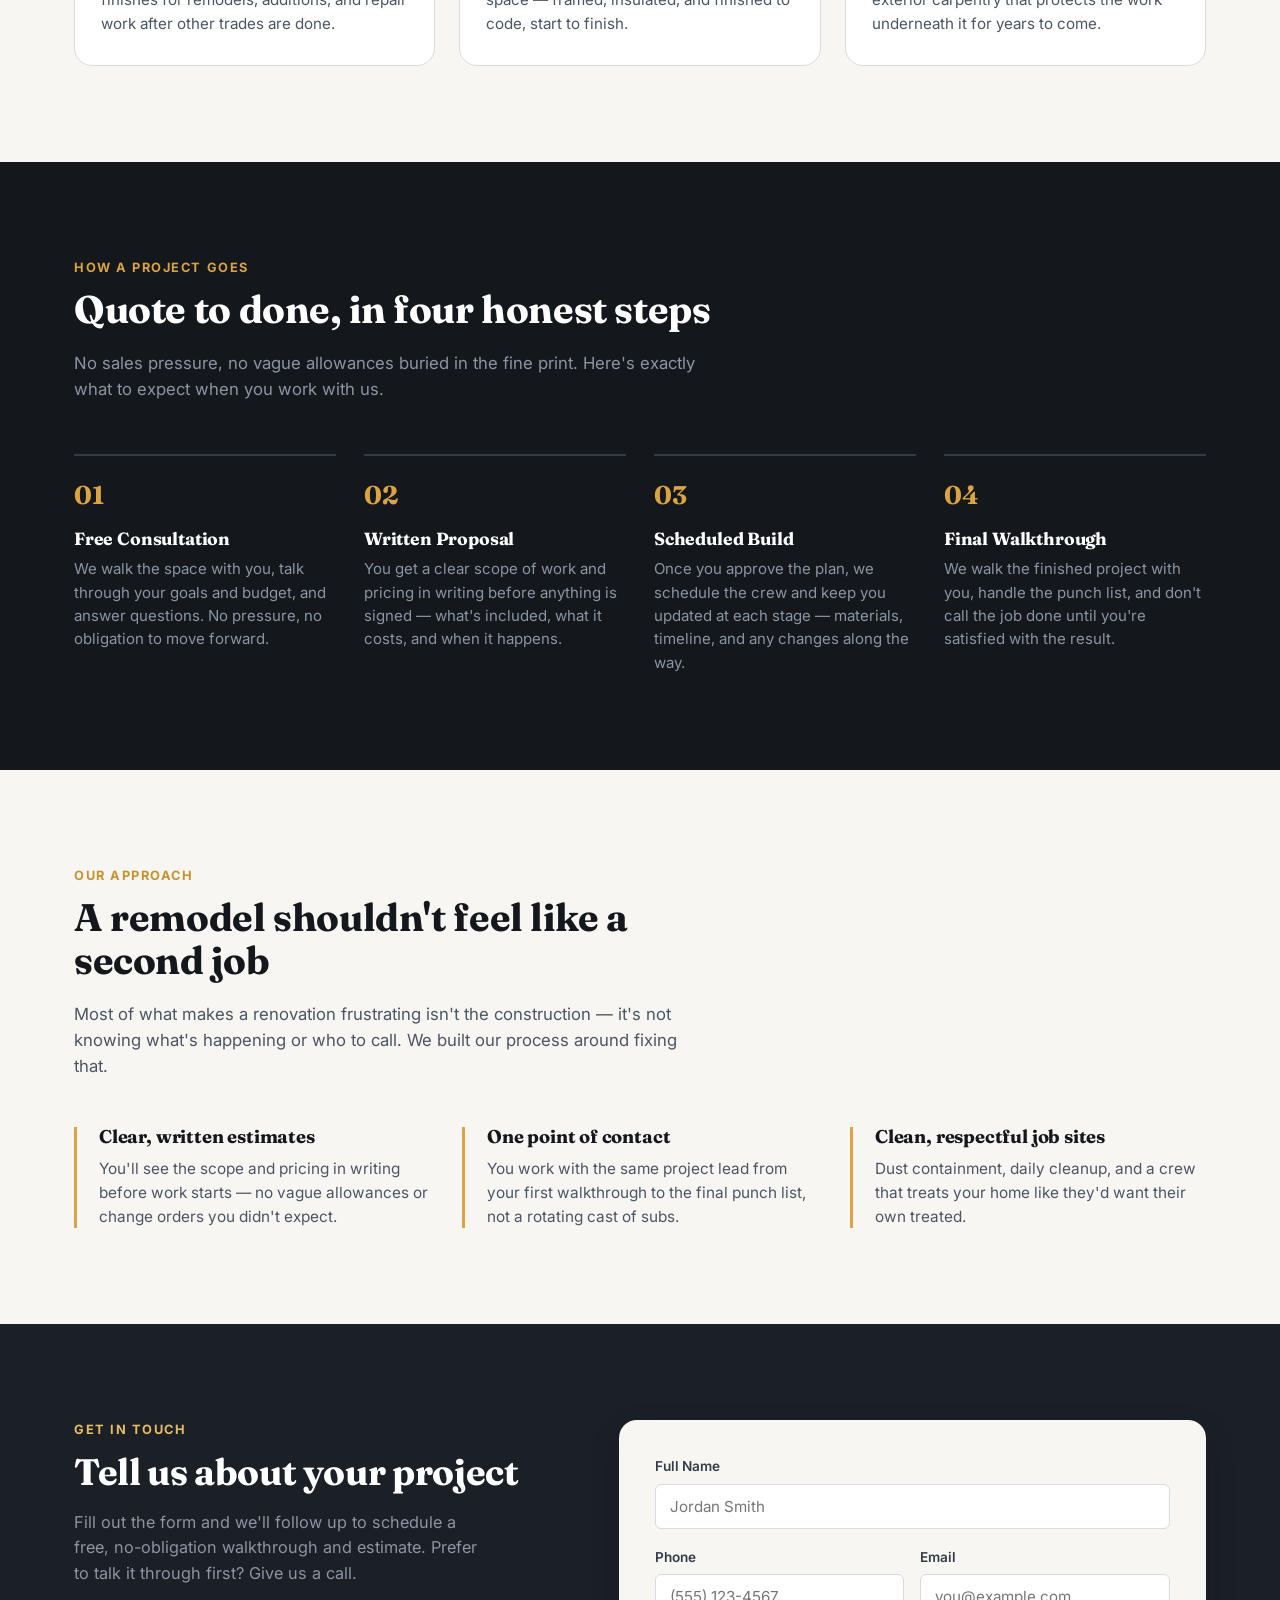
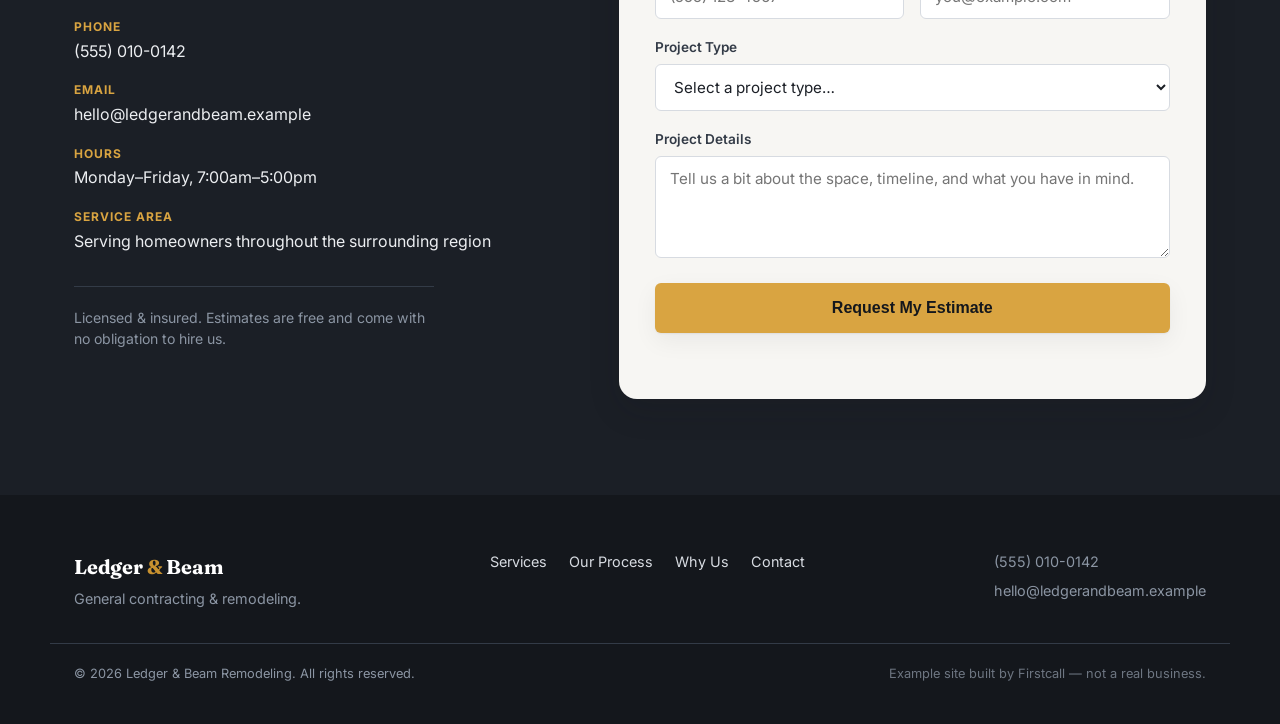
<file: apps/examples/remodeling/index.html>
<!DOCTYPE html>
<html lang="en">
<head>
<meta charset="UTF-8">
<meta name="viewport" content="width=device-width, initial-scale=1.0">
<title>Ledger &amp; Beam Remodeling | Kitchens, Baths &amp; Additions</title>
<meta name="description" content="Ledger & Beam is a full-service remodeling and general contracting team specializing in kitchens, baths, additions, and interior renovations. Licensed and insured. Free estimates.">

<link rel="preconnect" href="https://fonts.googleapis.com">
<link rel="preconnect" href="https://fonts.gstatic.com" crossorigin>
<link href="https://fonts.googleapis.com/css2?family=Fraunces:opsz,wght@9..144,500;9..144,600;9..144,700;9..144,800&family=Inter:wght@400;500;600;700&display=swap" rel="stylesheet">

<link rel="stylesheet" href="style.css">
</head>
<body>

<!-- ============ HEADER ============ -->
<header class="site-header" id="site-header">
  <div class="container header-inner">
    <a href="#top" class="logo">
      <span class="logo-mark" aria-hidden="true">
        <svg width="34" height="34" viewBox="0 0 34 34" fill="none" xmlns="http://www.w3.org/2000/svg">
          <rect x="1" y="1" width="32" height="32" rx="6" stroke="currentColor" stroke-width="2"/>
          <path d="M9 23V11L17 16.5L25 11V23" stroke="currentColor" stroke-width="2" stroke-linecap="round" stroke-linejoin="round"/>
        </svg>
      </span>
      <span class="logo-text">Ledger <em>&amp;</em> Beam</span>
    </a>

    <nav class="main-nav" id="main-nav">
      <a href="#services">Services</a>
      <a href="#process">Our Process</a>
      <a href="#approach">Why Us</a>
      <a href="#contact">Contact</a>
    </nav>

    <div class="header-actions">
      <a href="tel:15550100142" class="header-phone">
        <svg width="16" height="16" viewBox="0 0 24 24" fill="none" xmlns="http://www.w3.org/2000/svg" aria-hidden="true"><path d="M6.6 10.8c1.4 2.8 3.8 5.1 6.6 6.6l2.2-2.2c.3-.3.7-.4 1-.2 1.1.4 2.3.6 3.6.6.6 0 1 .4 1 1V20c0 .6-.4 1-1 1C10.6 21 3 13.4 3 4c0-.6.4-1 1-1h3.5c.6 0 1 .4 1 1 0 1.3.2 2.5.6 3.6.1.3 0 .7-.2 1L6.6 10.8z" fill="currentColor"/></svg>
        (555) 010-0142
      </a>
      <a href="#contact" class="btn btn-primary">Free Estimate</a>
    </div>

    <button class="nav-toggle" id="nav-toggle" aria-label="Toggle menu" aria-expanded="false" aria-controls="main-nav">
      <span></span><span></span><span></span>
    </button>
  </div>
</header>

<main id="top">

  <!-- ============ HERO ============ -->
  <section class="hero">
    <div class="container hero-inner">
      <div class="hero-copy">
        <p class="eyebrow">General Contracting &amp; Remodeling</p>
        <h1>Remodeling done right, from first call to final walkthrough.</h1>
        <p class="hero-sub">Ledger &amp; Beam plans and builds kitchens, baths, additions, and interior renovations for homeowners who want a straightforward process and a crew that shows up when they say they will.</p>
        <div class="hero-actions">
          <a href="#contact" class="btn btn-primary btn-lg">Request a Free Estimate</a>
          <a href="#process" class="btn btn-ghost btn-lg">See How We Work</a>
        </div>
        <ul class="hero-trust">
          <li>Licensed &amp; insured</li>
          <li>Free, no-obligation estimates</li>
          <li>Written scope &amp; pricing before work begins</li>
        </ul>
      </div>

      <div class="hero-graphic" aria-hidden="true">
        <svg viewBox="0 0 480 480" xmlns="http://www.w3.org/2000/svg">
          <rect x="40" y="60" width="400" height="360" rx="10" class="g-panel"/>
          <line x1="40" y1="180" x2="440" y2="180" class="g-line"/>
          <line x1="240" y1="180" x2="240" y2="420" class="g-line"/>
          <line x1="140" y1="60" x2="140" y2="180" class="g-line"/>
          <line x1="340" y1="60" x2="340" y2="180" class="g-line"/>
          <circle cx="140" cy="120" r="26" class="g-accent"/>
          <rect x="300" y="94" width="80" height="52" rx="4" class="g-accent-outline"/>
          <rect x="72" y="220" width="140" height="90" rx="4" class="g-accent-outline"/>
          <rect x="72" y="330" width="140" height="60" rx="4" class="g-panel-alt"/>
          <rect x="266" y="220" width="146" height="170" rx="4" class="g-accent-outline"/>
          <path d="M300 300 L332 268 L364 300 L364 340 L300 340 Z" class="g-accent"/>
        </svg>
      </div>
    </div>
  </section>

  <!-- ============ TRUST STRIP ============ -->
  <section class="trust-strip">
    <div class="container trust-strip-inner">
      <span>Licensed &amp; Insured</span>
      <span class="dot">&bull;</span>
      <span>Free Estimates</span>
      <span class="dot">&bull;</span>
      <span>Written Proposals</span>
      <span class="dot">&bull;</span>
      <span>One Point of Contact</span>
      <span class="dot">&bull;</span>
      <span>Clean, Respectful Job Sites</span>
    </div>
  </section>

  <!-- ============ SERVICES ============ -->
  <section class="services" id="services">
    <div class="container">
      <div class="section-head">
        <p class="eyebrow">What We Build</p>
        <h2>Remodeling services for every room that needs one</h2>
        <p class="section-sub">From a single-room refresh to a full addition, our crews handle the carpentry, finishes, and coordination so you don't have to manage five different contractors.</p>
      </div>

      <div class="service-grid">

        <article class="service-card">
          <div class="service-icon" aria-hidden="true">
            <svg viewBox="0 0 24 24" fill="none"><path d="M4 8h16M4 8v11a1 1 0 001 1h14a1 1 0 001-1V8M4 8l2-4h12l2 4M9 15h6" stroke="currentColor" stroke-width="1.6" stroke-linecap="round" stroke-linejoin="round"/></svg>
          </div>
          <h3>Kitchen Remodels</h3>
          <p>Layout changes, cabinetry, countertops, and finishes planned around how your family actually cooks and lives, not a showroom photo.</p>
        </article>

        <article class="service-card">
          <div class="service-icon" aria-hidden="true">
            <svg viewBox="0 0 24 24" fill="none"><path d="M4 13h16M6 13V6a2 2 0 012-2h2a2 2 0 012 2v1M6 13v6a1 1 0 001 1h1M18 13v6a1 1 0 01-1 1h-1M9 20h6" stroke="currentColor" stroke-width="1.6" stroke-linecap="round" stroke-linejoin="round"/></svg>
          </div>
          <h3>Bathroom Remodels</h3>
          <p>Full gut renovations or targeted updates &mdash; tile, fixtures, ventilation, and waterproofing done to hold up over time.</p>
        </article>

        <article class="service-card">
          <div class="service-icon" aria-hidden="true">
            <svg viewBox="0 0 24 24" fill="none"><path d="M3 21h18M5 21V9l7-5 7 5v12M9 21v-6h6v6" stroke="currentColor" stroke-width="1.6" stroke-linecap="round" stroke-linejoin="round"/></svg>
          </div>
          <h3>Room Additions</h3>
          <p>Bump-outs, second-story additions, and new square footage designed to match your home's existing rooflines and finishes.</p>
        </article>

        <article class="service-card">
          <div class="service-icon" aria-hidden="true">
            <svg viewBox="0 0 24 24" fill="none"><rect x="3" y="4" width="18" height="16" rx="1" stroke="currentColor" stroke-width="1.6"/><path d="M3 9h18M8 4v5M3 14h18" stroke="currentColor" stroke-width="1.6"/></svg>
          </div>
          <h3>Drywall &amp; Interior Finishing</h3>
          <p>Hanging, taping, texture, and paint-ready finishes for remodels, additions, and repair work after other trades are done.</p>
        </article>

        <article class="service-card">
          <div class="service-icon" aria-hidden="true">
            <svg viewBox="0 0 24 24" fill="none"><path d="M4 21V11l8-6 8 6v10M4 21h16M9 21v-5a3 3 0 016 0v5" stroke="currentColor" stroke-width="1.6" stroke-linecap="round" stroke-linejoin="round"/></svg>
          </div>
          <h3>Basement Finishing</h3>
          <p>Turn unused square footage into a livable space &mdash; framed, insulated, and finished to code, start to finish.</p>
        </article>

        <article class="service-card">
          <div class="service-icon" aria-hidden="true">
            <svg viewBox="0 0 24 24" fill="none"><path d="M4 4h16v16H4z" stroke="currentColor" stroke-width="1.6"/><path d="M4 9h16M4 14h16M9 4v16M14 4v16" stroke="currentColor" stroke-width="1.2"/></svg>
          </div>
          <h3>Exterior &amp; Siding</h3>
          <p>Siding replacement, trim repair, and exterior carpentry that protects the work underneath it for years to come.</p>
        </article>

      </div>
    </div>
  </section>

  <!-- ============ PROCESS ============ -->
  <section class="process" id="process">
    <div class="container">
      <div class="section-head">
        <p class="eyebrow">How A Project Goes</p>
        <h2>Quote to done, in four honest steps</h2>
        <p class="section-sub">No sales pressure, no vague allowances buried in the fine print. Here's exactly what to expect when you work with us.</p>
      </div>

      <ol class="process-steps">
        <li class="process-step">
          <span class="step-num">01</span>
          <h3>Free Consultation</h3>
          <p>We walk the space with you, talk through your goals and budget, and answer questions. No pressure, no obligation to move forward.</p>
        </li>
        <li class="process-step">
          <span class="step-num">02</span>
          <h3>Written Proposal</h3>
          <p>You get a clear scope of work and pricing in writing before anything is signed &mdash; what's included, what it costs, and when it happens.</p>
        </li>
        <li class="process-step">
          <span class="step-num">03</span>
          <h3>Scheduled Build</h3>
          <p>Once you approve the plan, we schedule the crew and keep you updated at each stage &mdash; materials, timeline, and any changes along the way.</p>
        </li>
        <li class="process-step">
          <span class="step-num">04</span>
          <h3>Final Walkthrough</h3>
          <p>We walk the finished project with you, handle the punch list, and don't call the job done until you're satisfied with the result.</p>
        </li>
      </ol>
    </div>
  </section>

  <!-- ============ WHY US / APPROACH ============ -->
  <section class="approach" id="approach">
    <div class="container approach-inner">
      <div class="section-head approach-head">
        <p class="eyebrow">Our Approach</p>
        <h2>A remodel shouldn't feel like a second job</h2>
        <p class="section-sub">Most of what makes a renovation frustrating isn't the construction &mdash; it's not knowing what's happening or who to call. We built our process around fixing that.</p>
      </div>

      <div class="approach-grid">
        <div class="approach-item">
          <h3>Clear, written estimates</h3>
          <p>You'll see the scope and pricing in writing before work starts &mdash; no vague allowances or change orders you didn't expect.</p>
        </div>
        <div class="approach-item">
          <h3>One point of contact</h3>
          <p>You work with the same project lead from your first walkthrough to the final punch list, not a rotating cast of subs.</p>
        </div>
        <div class="approach-item">
          <h3>Clean, respectful job sites</h3>
          <p>Dust containment, daily cleanup, and a crew that treats your home like they'd want their own treated.</p>
        </div>
      </div>
    </div>
  </section>

  <!-- ============ CONTACT / QUOTE ============ -->
  <section class="contact" id="contact">
    <div class="container contact-inner">

      <div class="contact-info">
        <p class="eyebrow eyebrow-light">Get In Touch</p>
        <h2>Tell us about your project</h2>
        <p class="contact-lede">Fill out the form and we'll follow up to schedule a free, no-obligation walkthrough and estimate. Prefer to talk it through first? Give us a call.</p>

        <ul class="contact-details">
          <li>
            <span class="detail-label">Phone</span>
            <a href="tel:15550100142">(555) 010-0142</a>
          </li>
          <li>
            <span class="detail-label">Email</span>
            <a href="mailto:hello@ledgerandbeam.example">hello@ledgerandbeam.example</a>
          </li>
          <li>
            <span class="detail-label">Hours</span>
            <span>Monday&ndash;Friday, 7:00am&ndash;5:00pm</span>
          </li>
          <li>
            <span class="detail-label">Service Area</span>
            <span>Serving homeowners throughout the surrounding region</span>
          </li>
        </ul>

        <p class="contact-note">Licensed &amp; insured. Estimates are free and come with no obligation to hire us.</p>
      </div>

      <form class="contact-form" id="quote-form" novalidate>
        <div class="form-row">
          <label for="name">Full Name</label>
          <input type="text" id="name" name="name" placeholder="Jordan Smith" required>
        </div>

        <div class="form-row form-row-split">
          <div>
            <label for="phone">Phone</label>
            <input type="tel" id="phone" name="phone" placeholder="(555) 123-4567" required>
          </div>
          <div>
            <label for="email">Email</label>
            <input type="email" id="email" name="email" placeholder="you@example.com" required>
          </div>
        </div>

        <div class="form-row">
          <label for="project-type">Project Type</label>
          <select id="project-type" name="project-type" required>
            <option value="" disabled selected>Select a project type&hellip;</option>
            <option value="kitchen">Kitchen Remodel</option>
            <option value="bathroom">Bathroom Remodel</option>
            <option value="addition">Room Addition</option>
            <option value="drywall">Drywall &amp; Interior Finishing</option>
            <option value="basement">Basement Finishing</option>
            <option value="exterior">Exterior &amp; Siding</option>
            <option value="other">Something Else</option>
          </select>
        </div>

        <div class="form-row">
          <label for="details">Project Details</label>
          <textarea id="details" name="details" rows="4" placeholder="Tell us a bit about the space, timeline, and what you have in mind."></textarea>
        </div>

        <button type="submit" class="btn btn-primary btn-lg btn-block">Request My Estimate</button>
        <p class="form-note" id="form-note" role="status" aria-live="polite"></p>
      </form>

    </div>
  </section>

</main>

<!-- ============ FOOTER ============ -->
<footer class="site-footer">
  <div class="container footer-inner">
    <div class="footer-brand">
      <span class="logo-text logo-text-footer">Ledger <em>&amp;</em> Beam</span>
      <p>General contracting &amp; remodeling.</p>
    </div>

    <nav class="footer-nav">
      <a href="#services">Services</a>
      <a href="#process">Our Process</a>
      <a href="#approach">Why Us</a>
      <a href="#contact">Contact</a>
    </nav>

    <div class="footer-contact">
      <a href="tel:15550100142">(555) 010-0142</a>
      <a href="mailto:hello@ledgerandbeam.example">hello@ledgerandbeam.example</a>
    </div>
  </div>

  <div class="container footer-bottom">
    <p>&copy; <span id="year">2026</span> Ledger &amp; Beam Remodeling. All rights reserved.</p>
    <p class="footer-disclosure">Example site built by Firstcall &mdash; not a real business.</p>
  </div>
</footer>

<script src="app.js"></script>
</body>
</html>
</file>
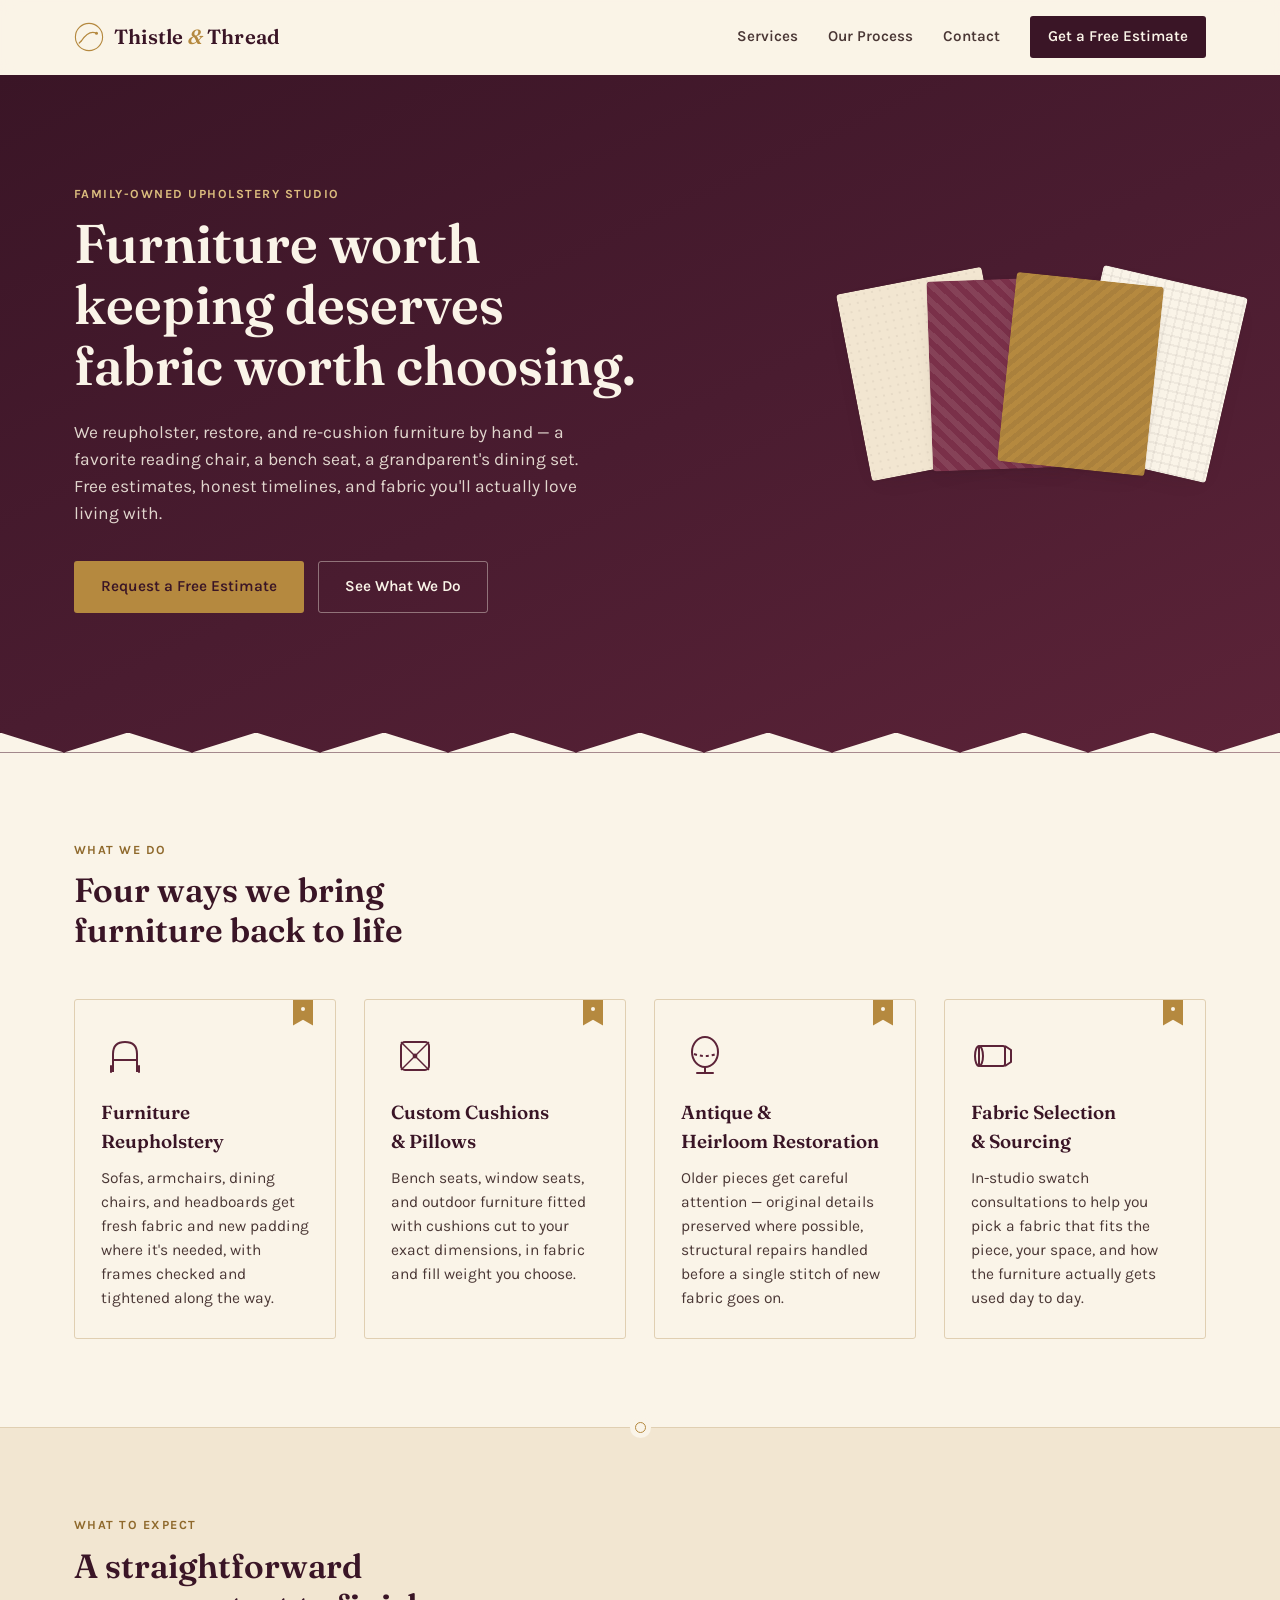
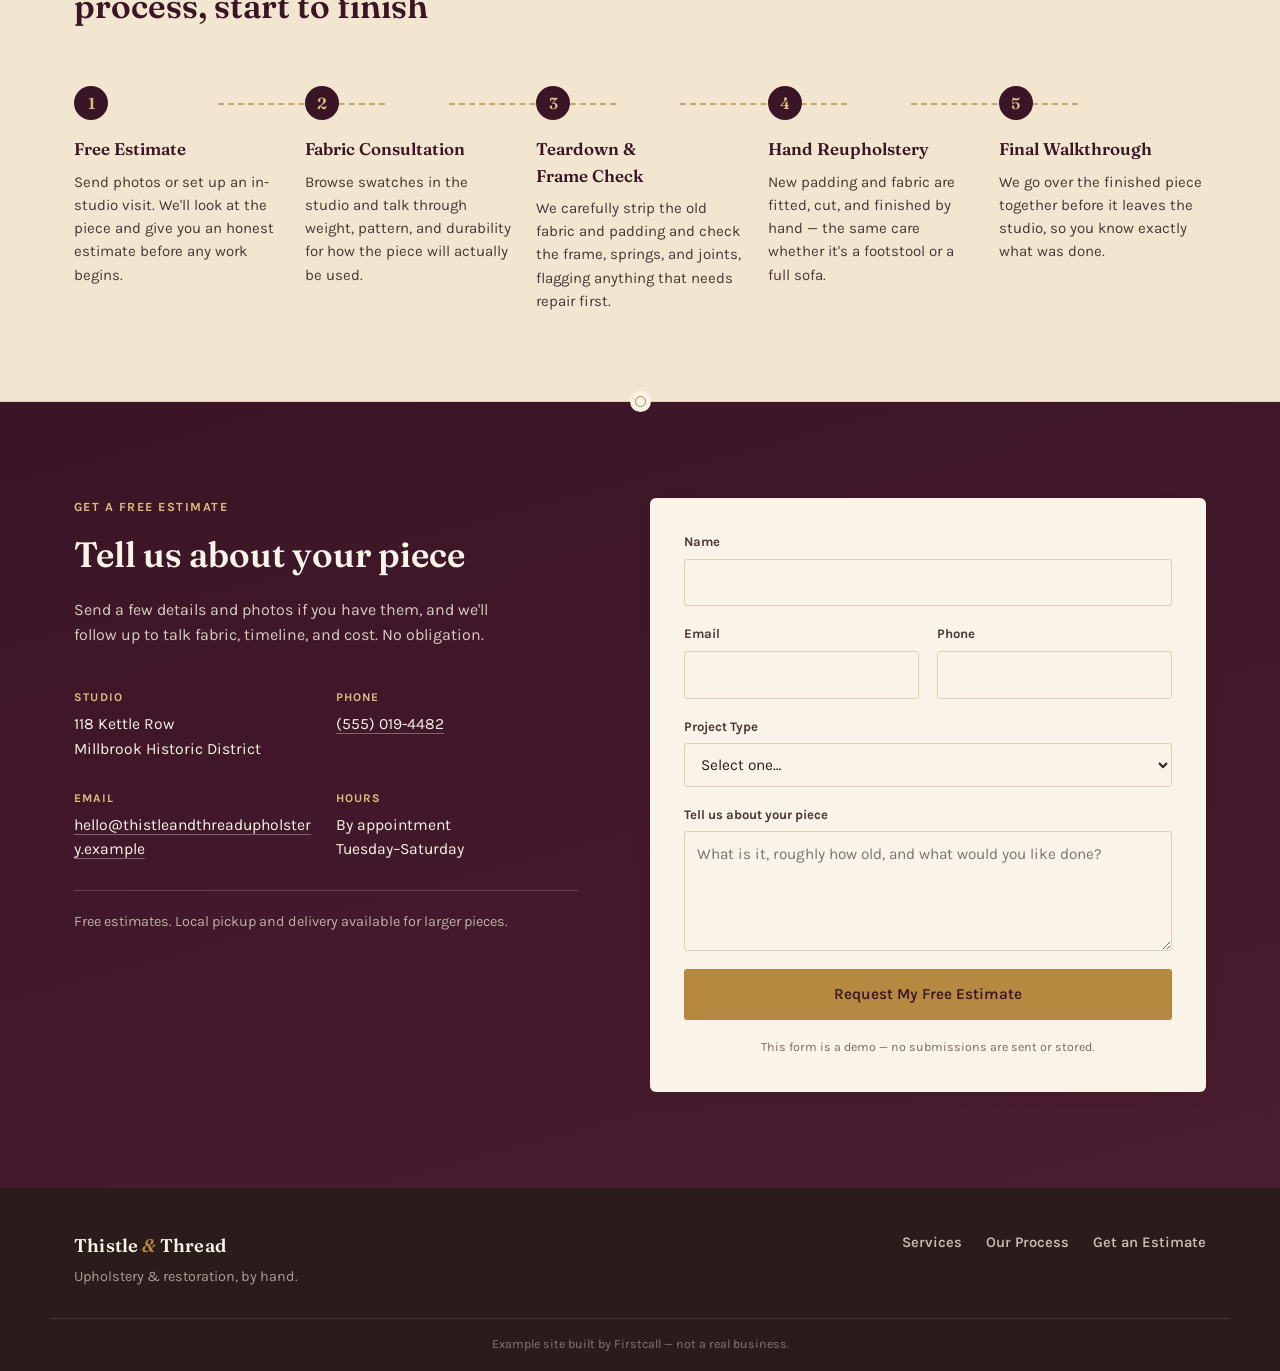
<file: apps/examples/upholstery/index.html>
<!DOCTYPE html>
<html lang="en">
<head>
<meta charset="UTF-8">
<meta name="viewport" content="width=device-width, initial-scale=1.0">
<title>Thistle &amp; Thread Upholstery Co. | Reupholstery, Restoration &amp; Custom Cushions</title>
<meta name="description" content="Family-owned upholstery studio offering furniture reupholstery, custom cushions, antique restoration, and fabric selection. Free estimates.">

<link rel="preconnect" href="https://fonts.googleapis.com">
<link rel="preconnect" href="https://fonts.gstatic.com" crossorigin>
<link href="https://fonts.googleapis.com/css2?family=Fraunces:ital,opsz,wght@0,9..144,300;0,9..144,500;0,9..144,600;0,9..144,700;1,9..144,400;1,9..144,500&family=Karla:wght@400;500;600;700&display=swap" rel="stylesheet">

<link rel="stylesheet" href="style.css">
</head>
<body>

<a class="skip-link" href="#main">Skip to content</a>

<header class="site-header" id="site-header">
  <div class="wrap header-inner">
    <a class="wordmark" href="#top" aria-label="Thistle and Thread Upholstery Co., home">
      <svg class="wordmark-mark" viewBox="0 0 32 32" aria-hidden="true">
        <circle cx="16" cy="16" r="14.5" fill="none" stroke="currentColor" stroke-width="1.2"/>
        <path d="M8 20 Q16 8 24 12" fill="none" stroke="currentColor" stroke-width="1.4" stroke-linecap="round"/>
        <circle cx="24" cy="12" r="1.6" fill="currentColor"/>
        <path d="M8 20 l-2.4 2.4" stroke="currentColor" stroke-width="1.4" stroke-linecap="round"/>
      </svg>
      <span class="wordmark-text">Thistle <em>&amp;</em> Thread</span>
    </a>

    <button class="nav-toggle" id="nav-toggle" aria-expanded="false" aria-controls="primary-nav">
      <span class="nav-toggle-bar"></span>
      <span class="nav-toggle-bar"></span>
      <span class="nav-toggle-bar"></span>
      <span class="sr-only">Menu</span>
    </button>

    <nav class="primary-nav" id="primary-nav">
      <a href="#services">Services</a>
      <a href="#process">Our Process</a>
      <a href="#contact">Contact</a>
      <a class="nav-cta" href="#contact">Get a Free Estimate</a>
    </nav>
  </div>
</header>

<main id="main">

  <!-- HERO -->
  <section class="hero" id="top">
    <div class="wrap hero-inner">
      <div class="hero-copy">
        <p class="eyebrow">Family-Owned Upholstery Studio</p>
        <h1>Furniture worth keeping deserves fabric worth choosing.</h1>
        <p class="hero-lede">We reupholster, restore, and re-cushion furniture by hand — a favorite reading chair, a bench seat, a grandparent's dining set. Free estimates, honest timelines, and fabric you'll actually love living with.</p>
        <div class="hero-actions">
          <a class="btn btn-primary" href="#contact">Request a Free Estimate</a>
          <a class="btn btn-ghost" href="#services">See What We Do</a>
        </div>
      </div>

      <div class="hero-swatches" aria-hidden="true">
        <div class="swatch swatch-a"></div>
        <div class="swatch swatch-b"></div>
        <div class="swatch swatch-c"></div>
        <div class="swatch swatch-d"></div>
      </div>
    </div>
    <div class="pinked-edge" aria-hidden="true"></div>
  </section>

  <!-- SERVICES -->
  <section class="services" id="services">
    <div class="wrap">
      <div class="section-head">
        <p class="eyebrow">What We Do</p>
        <h2>Four ways we bring furniture back to life</h2>
      </div>

      <div class="service-grid">

        <article class="service-card">
          <span class="swatch-tag" aria-hidden="true"></span>
          <span class="service-icon" aria-hidden="true">
            <svg viewBox="0 0 48 48"><path d="M12 40 V22 Q12 10 24 10 Q36 10 36 22 V40" fill="none" stroke="currentColor" stroke-width="2"/><line x1="12" y1="28" x2="36" y2="28" stroke="currentColor" stroke-width="2"/><line x1="10" y1="40" x2="10" y2="34" stroke="currentColor" stroke-width="2" stroke-linecap="round"/><line x1="38" y1="40" x2="38" y2="34" stroke="currentColor" stroke-width="2" stroke-linecap="round"/></svg>
          </span>
          <h3>Furniture Reupholstery</h3>
          <p>Sofas, armchairs, dining chairs, and headboards get fresh fabric and new padding where it's needed, with frames checked and tightened along the way.</p>
        </article>

        <article class="service-card">
          <span class="swatch-tag" aria-hidden="true"></span>
          <span class="service-icon" aria-hidden="true">
            <svg viewBox="0 0 48 48"><rect x="10" y="10" width="28" height="28" rx="4" fill="none" stroke="currentColor" stroke-width="2"/><line x1="10" y1="10" x2="24" y2="24" stroke="currentColor" stroke-width="1.5"/><line x1="38" y1="10" x2="24" y2="24" stroke="currentColor" stroke-width="1.5"/><line x1="10" y1="38" x2="24" y2="24" stroke="currentColor" stroke-width="1.5"/><line x1="38" y1="38" x2="24" y2="24" stroke="currentColor" stroke-width="1.5"/><circle cx="24" cy="24" r="2.4" fill="currentColor"/></svg>
          </span>
          <h3>Custom Cushions &amp; Pillows</h3>
          <p>Bench seats, window seats, and outdoor furniture fitted with cushions cut to your exact dimensions, in fabric and fill weight you choose.</p>
        </article>

        <article class="service-card">
          <span class="swatch-tag" aria-hidden="true"></span>
          <span class="service-icon" aria-hidden="true">
            <svg viewBox="0 0 48 48"><ellipse cx="24" cy="20" rx="13" ry="15" fill="none" stroke="currentColor" stroke-width="2"/><path d="M13 22 Q24 26 35 22" fill="none" stroke="currentColor" stroke-width="2" stroke-dasharray="3 3"/><line x1="24" y1="35" x2="24" y2="41" stroke="currentColor" stroke-width="2"/><line x1="16" y1="41" x2="32" y2="41" stroke="currentColor" stroke-width="2" stroke-linecap="round"/></svg>
          </span>
          <h3>Antique &amp; Heirloom Restoration</h3>
          <p>Older pieces get careful attention — original details preserved where possible, structural repairs handled before a single stitch of new fabric goes on.</p>
        </article>

        <article class="service-card">
          <span class="swatch-tag" aria-hidden="true"></span>
          <span class="service-icon" aria-hidden="true">
            <svg viewBox="0 0 48 48"><rect x="8" y="14" width="26" height="20" rx="2" fill="none" stroke="currentColor" stroke-width="2"/><ellipse cx="8" cy="24" rx="4" ry="10" fill="none" stroke="currentColor" stroke-width="2"/><path d="M34 14 L40 18 V30 L34 34" fill="none" stroke="currentColor" stroke-width="2" stroke-linejoin="round"/></svg>
          </span>
          <h3>Fabric Selection &amp; Sourcing</h3>
          <p>In-studio swatch consultations to help you pick a fabric that fits the piece, your space, and how the furniture actually gets used day to day.</p>
        </article>

      </div>
    </div>
  </section>

  <div class="button-divider" aria-hidden="true"><span></span></div>

  <!-- PROCESS -->
  <section class="process" id="process">
    <div class="wrap">
      <div class="section-head">
        <p class="eyebrow">What to Expect</p>
        <h2>A straightforward process, start to finish</h2>
      </div>

      <ol class="process-steps">
        <li>
          <span class="step-num">1</span>
          <h3>Free Estimate</h3>
          <p>Send photos or set up an in-studio visit. We'll look at the piece and give you an honest estimate before any work begins.</p>
        </li>
        <li>
          <span class="step-num">2</span>
          <h3>Fabric Consultation</h3>
          <p>Browse swatches in the studio and talk through weight, pattern, and durability for how the piece will actually be used.</p>
        </li>
        <li>
          <span class="step-num">3</span>
          <h3>Teardown &amp; Frame Check</h3>
          <p>We carefully strip the old fabric and padding and check the frame, springs, and joints, flagging anything that needs repair first.</p>
        </li>
        <li>
          <span class="step-num">4</span>
          <h3>Hand Reupholstery</h3>
          <p>New padding and fabric are fitted, cut, and finished by hand — the same care whether it's a footstool or a full sofa.</p>
        </li>
        <li>
          <span class="step-num">5</span>
          <h3>Final Walkthrough</h3>
          <p>We go over the finished piece together before it leaves the studio, so you know exactly what was done.</p>
        </li>
      </ol>
    </div>
  </section>

  <div class="button-divider" aria-hidden="true"><span></span></div>

  <!-- CONTACT -->
  <section class="contact" id="contact">
    <div class="wrap contact-inner">
      <div class="contact-info">
        <p class="eyebrow eyebrow-on-dark">Get a Free Estimate</p>
        <h2>Tell us about your piece</h2>
        <p class="contact-lede">Send a few details and photos if you have them, and we'll follow up to talk fabric, timeline, and cost. No obligation.</p>

        <dl class="info-list">
          <div>
            <dt>Studio</dt>
            <dd>118 Kettle Row<br>Millbrook Historic District</dd>
          </div>
          <div>
            <dt>Phone</dt>
            <dd><a href="tel:+15550194482">(555) 019-4482</a></dd>
          </div>
          <div>
            <dt>Email</dt>
            <dd><a href="mailto:hello@thistleandthreadupholstery.example">hello@thistleandthreadupholstery.example</a></dd>
          </div>
          <div>
            <dt>Hours</dt>
            <dd>By appointment<br>Tuesday–Saturday</dd>
          </div>
        </dl>

        <p class="contact-note">Free estimates. Local pickup and delivery available for larger pieces.</p>
      </div>

      <div class="contact-form-panel">
        <form class="quote-form" id="quote-form" novalidate>
          <div class="form-row">
            <label for="name">Name</label>
            <input type="text" id="name" name="name" autocomplete="name" required>
          </div>

          <div class="form-row form-row-half">
            <div>
              <label for="email">Email</label>
              <input type="email" id="email" name="email" autocomplete="email" required>
            </div>
            <div>
              <label for="phone">Phone</label>
              <input type="tel" id="phone" name="phone" autocomplete="tel">
            </div>
          </div>

          <div class="form-row">
            <label for="project-type">Project Type</label>
            <select id="project-type" name="project-type">
              <option value="">Select one…</option>
              <option value="reupholstery">Furniture Reupholstery</option>
              <option value="cushions">Custom Cushions &amp; Pillows</option>
              <option value="restoration">Antique &amp; Heirloom Restoration</option>
              <option value="fabric">Fabric Help Only</option>
              <option value="other">Something Else</option>
            </select>
          </div>

          <div class="form-row">
            <label for="details">Tell us about your piece</label>
            <textarea id="details" name="details" rows="4" placeholder="What is it, roughly how old, and what would you like done?"></textarea>
          </div>

          <button type="submit" class="btn btn-primary btn-full">Request My Free Estimate</button>
          <p class="form-fineprint">This form is a demo — no submissions are sent or stored.</p>
        </form>

        <div class="quote-success" id="quote-success" hidden>
          <svg viewBox="0 0 48 48" aria-hidden="true"><circle cx="24" cy="24" r="21" fill="none" stroke="currentColor" stroke-width="2"/><path d="M15 25 L21 31 L33 18" fill="none" stroke="currentColor" stroke-width="2.5" stroke-linecap="round" stroke-linejoin="round"/></svg>
          <h3>Thanks — got it.</h3>
          <p>A member of our team will follow up within 1–2 business days to talk through your piece.</p>
        </div>
      </div>
    </div>
  </section>

</main>

<footer class="site-footer">
  <div class="wrap footer-inner">
    <div class="footer-brand">
      <span class="wordmark-text">Thistle <em>&amp;</em> Thread</span>
      <p>Upholstery &amp; restoration, by hand.</p>
    </div>

    <nav class="footer-nav">
      <a href="#services">Services</a>
      <a href="#process">Our Process</a>
      <a href="#contact">Get an Estimate</a>
    </nav>
  </div>
  <p class="footer-disclosure">Example site built by Firstcall — not a real business.</p>
</footer>

<script src="app.js"></script>
</body>
</html>
</file>
<file: apps/demo-site/style.css>
:root {
  --ink: #1c1a17;
  --paper: #faf6f0;
  --accent: #d96c3f;
  --accent-dark: #b8552e;
  --muted: #6b6259;
  --card: #ffffff;
  --border: #e8e0d5;
}

* { box-sizing: border-box; }

body {
  margin: 0;
  font-family: -apple-system, BlinkMacSystemFont, "Segoe UI", sans-serif;
  color: var(--ink);
  background: var(--paper);
  line-height: 1.55;
}

.hero {
  background: linear-gradient(160deg, #2b2420 0%, #4a3b2f 100%);
  color: #fff;
  padding: 24px 32px 80px;
}

nav {
  display: flex;
  justify-content: space-between;
  align-items: center;
  max-width: 1000px;
  margin: 0 auto 60px;
}

.logo { font-weight: 700; font-size: 1.25rem; }

.nav-cta {
  color: #fff;
  border: 1px solid rgba(255,255,255,0.4);
  padding: 8px 16px;
  border-radius: 999px;
  text-decoration: none;
  font-size: 0.9rem;
}

.nav-cta:hover { background: rgba(255,255,255,0.1); }

.hero-content {
  max-width: 640px;
  margin: 0 auto;
  text-align: center;
}

.hero-content h1 {
  font-size: clamp(1.8rem, 4vw, 2.6rem);
  margin: 0 0 16px;
  line-height: 1.25;
}

.subhead {
  font-size: 1.1rem;
  color: rgba(255,255,255,0.85);
  margin-bottom: 28px;
}

.btn-primary {
  display: inline-block;
  background: var(--accent);
  color: #fff;
  padding: 14px 28px;
  border-radius: 999px;
  text-decoration: none;
  font-weight: 600;
  border: none;
  font-size: 1rem;
  cursor: pointer;
  transition: background 0.15s ease;
}

.btn-primary:hover { background: var(--accent-dark); }

.section {
  max-width: 800px;
  margin: 0 auto;
  padding: 56px 32px;
}

.section h2 {
  font-size: 1.6rem;
  margin-bottom: 20px;
  text-align: center;
}

.cards {
  display: grid;
  grid-template-columns: repeat(auto-fit, minmax(200px, 1fr));
  gap: 20px;
  margin-top: 32px;
}

.card {
  background: var(--card);
  border: 1px solid var(--border);
  border-radius: 16px;
  padding: 24px;
}

.card h3 { margin-top: 0; font-size: 1.1rem; }
.card p { color: var(--muted); margin-bottom: 0; font-size: 0.95rem; }

.why p { color: var(--muted); font-size: 1.05rem; text-align: center; }

.book { text-align: center; }
.book p { color: var(--muted); }

#lead-form {
  display: flex;
  flex-direction: column;
  gap: 12px;
  max-width: 420px;
  margin: 24px auto 0;
  text-align: left;
}

#lead-form input,
#lead-form textarea {
  padding: 12px 14px;
  border-radius: 10px;
  border: 1px solid var(--border);
  font-size: 1rem;
  font-family: inherit;
}

#lead-form textarea { resize: vertical; min-height: 70px; }

.form-status {
  margin-top: 16px;
  font-weight: 600;
  min-height: 1.2em;
}

.form-status.success { color: #2e7d32; }
.form-status.error { color: #c62828; }

footer {
  text-align: center;
  padding: 32px;
  color: var(--muted);
  font-size: 0.85rem;
  border-top: 1px solid var(--border);
}
</file>
<file: apps/firstcall-site/style.css>
:root {
  --ink: #0f172a;
  --paper: #f7f5f0;
  --paper-alt: #ece8de;
  --accent: #ea580c;
  --accent-dark: #c2410c;
  --accent-soft: #fde4d1;
  --muted: #475569;
  --card: #ffffff;
  --border: #0f172a;
  --good: #15803d;
  --bad: #c2410c;
  --display: "Bebas Neue", "Arial Narrow", sans-serif;
  --shadow: 6px 6px 0 var(--ink);
  --shadow-sm: 4px 4px 0 var(--ink);
}

* { box-sizing: border-box; }

body {
  margin: 0;
  font-family: "Source Sans 3", -apple-system, BlinkMacSystemFont, "Segoe UI", sans-serif;
  color: var(--ink);
  background: var(--paper);
  line-height: 1.55;
}

a { color: inherit; }
h1, h2, h3 { font-family: var(--display); text-transform: uppercase; letter-spacing: 0.01em; }

.reveal { opacity: 0; transform: translateY(14px); transition: opacity 0.5s ease, transform 0.5s ease; }
.reveal.visible { opacity: 1; transform: none; }

.topbar {
  position: sticky;
  top: 0;
  z-index: 50;
  display: flex;
  justify-content: space-between;
  align-items: center;
  padding: 16px 32px;
  background: var(--ink);
  color: #fff;
  border-bottom: 4px solid var(--accent);
}
.logo { font-family: var(--display); font-weight: 400; font-size: 1.7rem; letter-spacing: 0.03em; }
.topbar nav { display: flex; align-items: center; gap: 26px; font-size: 0.92rem; font-weight: 600; }
.topbar nav a { text-decoration: none; color: rgba(255,255,255,0.85); transition: color 0.15s; }
.topbar nav a:hover { color: var(--accent); }
.nav-cta {
  background: var(--accent);
  color: #fff !important;
  padding: 9px 18px;
  border: 3px solid var(--ink);
  box-shadow: 3px 3px 0 #fff;
  font-weight: 700;
  transition: transform 0.12s, box-shadow 0.12s;
}
.nav-cta:hover { transform: translate(3px, 3px); box-shadow: 0 0 0 #fff; }

.hero {
  position: relative;
  overflow: hidden;
  background: var(--ink);
  background-image: repeating-linear-gradient(135deg, rgba(234,88,12,0.08) 0 2px, transparent 2px 26px);
  color: #fff;
  padding: 72px 32px 90px;
  display: grid;
  grid-template-columns: minmax(0, 1fr) minmax(0, 460px);
  gap: 40px;
  align-items: center;
}
.hero-inner { max-width: 560px; text-align: left; position: relative; }
.eyebrow {
  display: inline-block;
  font-size: 0.8rem;
  font-weight: 800;
  letter-spacing: 0.06em;
  text-transform: uppercase;
  color: var(--ink);
  background: var(--accent);
  padding: 6px 14px;
  border: 2px solid #fff;
  transform: rotate(-2deg);
  margin: 0 0 22px;
}
.hero h1 {
  font-size: clamp(2.6rem, 5.4vw, 4.2rem);
  line-height: 0.98;
  margin: 0 0 20px;
  font-weight: 400;
  letter-spacing: 0.005em;
}
.subhead { font-family: "Source Sans 3", sans-serif; font-size: 1.12rem; color: rgba(255,255,255,0.82); margin-bottom: 30px; max-width: 480px; }
.hero-actions { display: flex; gap: 16px; flex-wrap: wrap; }
.hero-note { margin-top: 20px; font-size: 0.85rem; font-weight: 600; color: var(--accent); text-transform: uppercase; letter-spacing: 0.03em; }

.btn-primary, .btn-secondary {
  display: inline-block;
  padding: 15px 28px;
  font-weight: 800;
  text-transform: uppercase;
  letter-spacing: 0.02em;
  text-decoration: none;
  font-size: 0.98rem;
  border: 3px solid var(--ink);
  cursor: pointer;
  transition: transform 0.12s, box-shadow 0.12s;
}
.btn-primary { background: var(--accent); color: #fff; box-shadow: var(--shadow-sm); }
.btn-primary:hover { transform: translate(4px, 4px); box-shadow: 0 0 0 var(--ink); }
.btn-secondary { background: var(--ink); color: #fff; border-color: #fff; box-shadow: 4px 4px 0 var(--accent); }
.btn-secondary:hover { transform: translate(4px, 4px); box-shadow: 0 0 0 var(--accent); }

/* hero browser mockup — illustrative only, not a real client site */
.hero-mock { position: relative; }
.stamp {
  position: absolute;
  top: -18px;
  right: -14px;
  z-index: 2;
  width: 84px; height: 84px;
  border-radius: 50%;
  background: var(--accent);
  border: 3px solid #fff;
  color: #fff;
  font-family: var(--display);
  font-size: 0.78rem;
  line-height: 1.05;
  display: flex; align-items: center; justify-content: center;
  text-align: center;
  transform: rotate(9deg);
  box-shadow: 4px 4px 0 rgba(0,0,0,0.35);
}
.mock-browser {
  background: #fff;
  border: 3px solid var(--ink);
  overflow: hidden;
  box-shadow: 10px 10px 0 var(--accent);
  transform: rotate(-1.2deg);
}
.mock-bar { display: flex; align-items: center; gap: 6px; padding: 10px 12px; background: var(--paper-alt); border-bottom: 3px solid var(--ink); }
.mock-bar span { width: 9px; height: 9px; border-radius: 50%; background: var(--ink); opacity: 0.35; }
.mock-url { margin-left: 10px; background: #fff; border: 1.5px solid var(--ink); padding: 4px 10px; font-size: 0.72rem; color: var(--muted); }
.mock-body { padding: 18px; }
.mock-nav { display: flex; justify-content: space-between; align-items: center; margin-bottom: 18px; }
.mock-logo { width: 26px; height: 26px; background: var(--ink); }
.mock-links { display: flex; gap: 8px; }
.mock-links span { width: 24px; height: 6px; background: var(--paper-alt); }
.mock-hero { text-align: left; margin-bottom: 18px; }
.mock-line { height: 12px; background: var(--paper-alt); margin-bottom: 8px; }
.mock-line.w60 { width: 70%; height: 18px; background: var(--ink); }
.mock-line.w40 { width: 45%; }
.mock-cta { width: 90px; height: 26px; background: var(--accent); margin-top: 12px; }
.mock-cards { display: grid; grid-template-columns: repeat(3, 1fr); gap: 10px; }
.mock-card { height: 46px; background: var(--paper-alt); border: 2px solid var(--ink); }

.trust {
  background: var(--paper-alt);
  padding: 40px 32px;
  border-bottom: 3px solid var(--ink);
}
.trust-grid {
  max-width: 900px;
  margin: 0 auto;
  display: grid;
  grid-template-columns: repeat(3, 1fr);
  gap: 24px;
  text-align: center;
}
.trust-num { font-family: var(--display); font-size: 2.4rem; font-weight: 400; color: var(--accent); line-height: 1; -webkit-text-stroke: 1px var(--ink); }
.trust-label { font-size: 0.85rem; color: var(--ink); margin-top: 8px; font-weight: 600; }

.section { max-width: 980px; margin: 0 auto; padding: 72px 32px; }
.section.alt { max-width: none; background: var(--paper-alt); border-top: 3px solid var(--ink); border-bottom: 3px solid var(--ink); }
.section.alt > * { max-width: 980px; margin-left: auto; margin-right: auto; }
.section h2 { font-size: clamp(2rem, 4vw, 2.8rem); text-align: center; margin-bottom: 12px; }
.section-lead { font-family: "Source Sans 3", sans-serif; text-align: center; color: var(--muted); max-width: 560px; margin: 0 auto 40px; font-size: 1.05rem; }

/* compare */
.compare-grid {
  display: grid;
  grid-template-columns: repeat(3, 1fr);
  gap: 22px;
}
.compare-col {
  background: var(--card);
  border: 3px solid var(--ink);
  box-shadow: var(--shadow-sm);
  padding: 24px;
}
.compare-col.featured {
  background: var(--ink);
  border-color: var(--ink);
  box-shadow: 8px 8px 0 var(--accent);
  transform: translateY(-8px) rotate(-0.6deg);
}
.compare-head { font-family: var(--display); font-size: 1.3rem; text-align: center; margin-bottom: 16px; letter-spacing: 0.02em; }
.compare-col.featured .compare-head { color: var(--accent); }
.compare-col ul { list-style: none; padding: 0; margin: 0; font-size: 0.9rem; }
.compare-col li { padding: 9px 0 9px 26px; position: relative; color: var(--muted); font-weight: 600; }
.compare-col.featured li { color: rgba(255,255,255,0.9); }
.compare-col li.good::before { content: "✓"; position: absolute; left: 0; color: var(--good); font-weight: 800; }
.compare-col.featured li.good::before { color: #4ade80; }
.compare-col li.bad::before { content: "✕"; position: absolute; left: 0; color: var(--bad); font-weight: 800; }
.compare-col li.neutral::before { content: "–"; position: absolute; left: 0; color: var(--muted); font-weight: 800; }

.services-grid {
  display: grid;
  grid-template-columns: repeat(auto-fit, minmax(210px, 1fr));
  gap: 22px;
}
.service-card {
  background: var(--card);
  border: 3px solid var(--ink);
  box-shadow: var(--shadow-sm);
  padding: 24px;
  position: relative;
  transition: transform 0.15s, box-shadow 0.15s;
}
.service-card:hover { transform: translate(4px, 4px); box-shadow: 0 0 0 var(--ink); }
.service-card.live { background: var(--accent-soft); }
.service-icon {
  width: 42px; height: 42px;
  background: var(--ink);
  color: var(--accent);
  display: flex; align-items: center; justify-content: center;
  margin-bottom: 14px;
}
.service-icon svg { width: 22px; height: 22px; }
.service-card h3 { font-size: 1.15rem; margin: 8px 0 8px; }
.service-card p { font-family: "Source Sans 3", sans-serif; color: var(--muted); font-size: 0.92rem; margin: 0; }
.badge-live, .badge-soon {
  position: absolute; top: 22px; right: 22px;
  display: inline-block;
  font-size: 0.68rem;
  font-weight: 800;
  text-transform: uppercase;
  letter-spacing: 0.04em;
  padding: 4px 10px;
  border: 2px solid var(--ink);
}
.badge-live { background: var(--accent); color: #fff; }
.badge-soon { background: #fff; color: var(--muted); }

/* our work */
.work-grid {
  display: grid;
  grid-template-columns: repeat(auto-fit, minmax(240px, 1fr));
  gap: 22px;
}
.work-card {
  display: block;
  background: var(--card);
  border: 3px solid var(--ink);
  box-shadow: var(--shadow-sm);
  text-decoration: none;
  color: var(--ink);
  overflow: hidden;
  transition: transform 0.15s, box-shadow 0.15s;
}
.work-card:hover { transform: translate(4px, 4px); box-shadow: 0 0 0 var(--ink); }
.work-preview {
  height: 110px;
  background: linear-gradient(135deg, var(--work-c1) 0%, var(--work-c1) 55%, var(--work-c2) 55%, var(--work-c2) 100%);
  border-bottom: 3px solid var(--ink);
  display: flex;
  align-items: flex-end;
  padding: 14px;
}
.work-tag {
  background: #fff;
  color: var(--ink);
  font-size: 0.7rem;
  font-weight: 800;
  text-transform: uppercase;
  letter-spacing: 0.04em;
  padding: 4px 10px;
  border: 2px solid var(--ink);
}
.work-body { padding: 20px; }
.work-body h3 { font-size: 1.1rem; margin: 0 0 8px; letter-spacing: 0.01em; }
.work-body p { font-family: "Source Sans 3", sans-serif; font-size: 0.88rem; color: var(--muted); margin: 0 0 14px; }
.work-link { font-weight: 800; font-size: 0.85rem; text-transform: uppercase; letter-spacing: 0.02em; color: var(--accent-dark); }
.work-card:hover .work-link { color: var(--ink); }

/* process steps */
.steps-grid {
  display: grid;
  grid-template-columns: repeat(auto-fit, minmax(200px, 1fr));
  gap: 24px;
}
.step { text-align: left; }
.step-num {
  width: 40px; height: 40px;
  background: var(--ink);
  color: var(--accent);
  font-family: var(--display);
  font-size: 1.3rem;
  display: flex; align-items: center; justify-content: center;
  margin-bottom: 14px;
  border: 2px solid var(--ink);
}
.step h3 { font-size: 1.08rem; margin: 0 0 8px; letter-spacing: 0.01em; }
.step p { font-family: "Source Sans 3", sans-serif; font-size: 0.9rem; color: var(--muted); margin: 0; }

.pricing-grid {
  display: grid;
  grid-template-columns: repeat(auto-fit, minmax(200px, 1fr));
  gap: 20px;
}
.price-card {
  background: var(--card);
  border: 3px solid var(--ink);
  box-shadow: var(--shadow-sm);
  padding: 24px;
  text-align: center;
  transition: transform 0.15s, box-shadow 0.15s;
}
.price-card:hover { transform: translate(4px, 4px); box-shadow: 0 0 0 var(--ink); }
.price-card.featured { background: var(--accent-soft); box-shadow: 6px 6px 0 var(--accent); }
.price-name { font-family: var(--display); font-weight: 400; letter-spacing: 0.02em; margin-bottom: 6px; font-size: 1.05rem; text-transform: uppercase; }
.price-amount { font-family: var(--display); font-size: 2.1rem; color: var(--ink); margin-bottom: 14px; }
.price-amount span { font-family: "Source Sans 3", sans-serif; font-size: 0.78rem; font-weight: 600; color: var(--muted); margin-left: 3px; text-transform: none; }
.price-card ul { list-style: none; padding: 0; margin: 0 0 18px; font-family: "Source Sans 3", sans-serif; font-size: 0.85rem; color: var(--muted); text-align: left; font-weight: 600; }
.price-card ul li { padding: 4px 0; }
.price-card ul li::before { content: "✓ "; color: var(--accent); font-weight: 800; }
.price-card .btn-primary { font-size: 0.85rem; padding: 11px 20px; }

/* faq */
.faq-list { max-width: 700px; margin: 0 auto; display: flex; flex-direction: column; gap: 12px; }
.faq-list details {
  background: var(--card);
  border: 3px solid var(--ink);
  padding: 4px 20px;
}
.faq-list summary {
  cursor: pointer;
  padding: 16px 0;
  font-weight: 700;
  font-size: 0.98rem;
  list-style: none;
  display: flex;
  justify-content: space-between;
  align-items: center;
}
.faq-list summary::-webkit-details-marker { display: none; }
.faq-list summary::after { content: "+"; font-family: var(--display); font-size: 1.6rem; color: var(--accent); }
.faq-list details[open] summary::after { content: "–"; }
.faq-list p { font-family: "Source Sans 3", sans-serif; margin: 0 0 18px; color: var(--muted); font-size: 0.92rem; }

#lead-form {
  display: flex;
  flex-direction: column;
  gap: 14px;
  max-width: 480px;
  margin: 0 auto;
}
#lead-form input, #lead-form textarea {
  padding: 13px 14px;
  border: 3px solid var(--ink);
  font-size: 1rem;
  font-family: "Source Sans 3", sans-serif;
  transition: box-shadow 0.15s;
  background: #fff;
}
#lead-form input:focus, #lead-form textarea:focus { outline: none; box-shadow: 4px 4px 0 var(--accent); }
#lead-form textarea { resize: vertical; min-height: 80px; }
.form-status { text-align: center; margin-top: 16px; font-weight: 700; min-height: 1.2em; }
.form-status.success { color: var(--good); }
.form-status.error { color: var(--bad); }

footer { text-align: center; padding: 30px; color: rgba(255,255,255,0.7); font-size: 0.82rem; background: var(--ink); font-weight: 600; }

.btn-pay {
  display: block;
  margin: 12px auto 0;
  background: none;
  border: none;
  color: var(--accent-dark);
  font-weight: 700;
  font-size: 0.85rem;
  cursor: pointer;
  text-decoration: underline;
  text-underline-offset: 3px;
}
.btn-pay:hover { color: var(--ink); }
.btn-pay:disabled { opacity: 0.6; cursor: default; }

.checkout-banner {
  text-align: center;
  padding: 14px 20px;
  font-weight: 700;
  font-size: 0.9rem;
  border-bottom: 3px solid var(--ink);
}
.checkout-banner.success { background: #dcfce7; color: var(--good); }
.checkout-banner.cancelled { background: var(--accent-soft); color: var(--accent-dark); }

@media (max-width: 860px) {
  .hero { grid-template-columns: 1fr; text-align: center; padding-bottom: 40px; }
  .hero-inner { max-width: 100%; text-align: center; margin: 0 auto; }
  .hero-actions { justify-content: center; }
  .hero-mock { max-width: 420px; margin: 30px auto 0; }
  .compare-grid { grid-template-columns: 1fr; }
  .compare-col.featured { transform: none; order: -1; }
}
@media (max-width: 640px) {
  .topbar nav { display: none; }
  .trust-grid { grid-template-columns: 1fr; }
}
</file>
<file: apps/examples/fencing/style.css>
/* =========================================================
   Bur Oak Fence & Rail Co. — example portfolio site
   Palette: deep forest green, warm wood brown, cream
   ========================================================= */

:root{
  --forest:        #1f3b2c;
  --forest-dark:   #142819;
  --forest-mid:    #2d5240;
  --wood:          #8a5a34;
  --wood-dark:     #6b4426;
  --wood-light:    #b98657;
  --cream:         #f7f2e7;
  --cream-dark:    #ece2cd;
  --ink:           #2b2620;
  --ink-soft:      #56503f;
  --white:         #fffdf9;

  --font-head: "Zilla Slab", Georgia, serif;
  --font-body: "Work Sans", -apple-system, BlinkMacSystemFont, "Segoe UI", sans-serif;

  --radius: 10px;
  --shadow-soft: 0 12px 30px -18px rgba(20, 40, 25, 0.35);
  --wrap: 1120px;
}

*, *::before, *::after{ box-sizing: border-box; }

html{
  scroll-behavior: smooth;
}

body{
  margin: 0;
  font-family: var(--font-body);
  color: var(--ink);
  background: var(--cream);
  line-height: 1.6;
  -webkit-font-smoothing: antialiased;
}

h1, h2, h3{
  font-family: var(--font-head);
  color: var(--forest-dark);
  line-height: 1.15;
  margin: 0 0 0.5em;
  font-weight: 600;
}

h1{ font-size: clamp(2.1rem, 4.5vw, 3.4rem); }
h2{ font-size: clamp(1.6rem, 3vw, 2.3rem); }
h3{ font-size: 1.25rem; margin-bottom: 0.4em; }

p{ margin: 0 0 1em; color: var(--ink-soft); }

a{ color: inherit; }

img, svg{ display: block; max-width: 100%; }

ul{ margin: 0; padding: 0; list-style: none; }

.wrap{
  width: 100%;
  max-width: var(--wrap);
  margin: 0 auto;
  padding: 0 24px;
}

.skip-link{
  position: absolute;
  left: -999px;
  top: auto;
  background: var(--forest);
  color: var(--cream);
  padding: 10px 16px;
  border-radius: 0 0 6px 0;
  z-index: 100;
}
.skip-link:focus{
  left: 0;
  top: 0;
}

.eyebrow{
  font-family: var(--font-body);
  font-size: 0.8rem;
  font-weight: 600;
  letter-spacing: 0.14em;
  text-transform: uppercase;
  color: var(--wood-dark);
  margin: 0 0 0.75em;
}
.eyebrow-light{ color: var(--wood-light); }

.section-head{
  max-width: 640px;
  margin-bottom: 3rem;
}
.section-sub{
  font-size: 1.05rem;
  max-width: 52ch;
}

/* ---------- buttons ---------- */
.btn{
  display: inline-flex;
  align-items: center;
  justify-content: center;
  gap: 0.5em;
  padding: 0.9em 1.7em;
  border-radius: 999px;
  font-family: var(--font-body);
  font-weight: 600;
  font-size: 0.98rem;
  text-decoration: none;
  border: 2px solid transparent;
  cursor: pointer;
  transition: transform 0.15s ease, background-color 0.15s ease, color 0.15s ease, border-color 0.15s ease;
}
.btn:hover{ transform: translateY(-1px); }

.btn-primary{
  background: var(--wood);
  color: var(--white);
  border-color: var(--wood);
}
.btn-primary:hover{ background: var(--wood-dark); border-color: var(--wood-dark); }

.btn-ghost{
  background: transparent;
  color: var(--cream);
  border-color: rgba(247, 242, 231, 0.5);
}
.btn-ghost:hover{
  background: rgba(247, 242, 231, 0.12);
  border-color: var(--cream);
}

.btn-block{
  width: 100%;
}

/* ---------- header ---------- */
.site-header{
  position: sticky;
  top: 0;
  z-index: 50;
  background: var(--cream);
  border-bottom: 1px solid var(--cream-dark);
}

.header-inner{
  display: flex;
  align-items: center;
  justify-content: space-between;
  padding-top: 14px;
  padding-bottom: 14px;
}

.brand{
  display: flex;
  align-items: center;
  gap: 10px;
  text-decoration: none;
  color: var(--forest-dark);
}

.brand-mark{
  width: 30px;
  height: 30px;
  fill: var(--wood);
  flex-shrink: 0;
}

.brand-name{
  font-family: var(--font-head);
  font-weight: 700;
  font-size: 1.15rem;
  letter-spacing: 0.01em;
}
.brand-name em{
  font-style: normal;
  color: var(--wood-dark);
}

.site-nav{
  display: flex;
  align-items: center;
  gap: 28px;
}
.site-nav a{
  text-decoration: none;
  color: var(--forest-dark);
  font-weight: 500;
  font-size: 0.98rem;
}
.site-nav a:hover{ color: var(--wood-dark); }

.nav-phone{
  background: var(--forest);
  color: var(--cream) !important;
  padding: 0.55em 1.1em;
  border-radius: 999px;
  font-weight: 600 !important;
}
.nav-phone:hover{ background: var(--forest-mid); }

.nav-toggle{
  display: none;
  flex-direction: column;
  justify-content: center;
  gap: 5px;
  width: 40px;
  height: 40px;
  background: none;
  border: none;
  cursor: pointer;
}
.nav-toggle span{
  display: block;
  height: 2px;
  background: var(--forest-dark);
  border-radius: 2px;
}

/* ---------- hero ---------- */
.hero{
  position: relative;
  background: var(--forest);
  color: var(--cream);
  padding: 90px 0 0;
  overflow: hidden;
}

.hero-inner{
  position: relative;
  z-index: 2;
  max-width: 720px;
  padding-bottom: 110px;
}

.hero .eyebrow{ color: var(--wood-light); }

.hero h1{ color: var(--white); }

.hero-sub{
  font-size: 1.12rem;
  color: rgba(247, 242, 231, 0.85);
  max-width: 56ch;
}

.hero-actions{
  display: flex;
  flex-wrap: wrap;
  gap: 14px;
  margin: 1.75rem 0 2.25rem;
}

.hero-flags{
  display: flex;
  flex-wrap: wrap;
  gap: 10px 22px;
  font-size: 0.92rem;
  color: rgba(247, 242, 231, 0.75);
}
.hero-flags li::before{
  content: "\2713";
  margin-right: 0.5em;
  color: var(--wood-light);
}

.hero-fenceline{
  position: relative;
  z-index: 1;
  width: 100%;
  height: 60px;
  color: var(--forest-dark);
  opacity: 0.85;
}
.hero-fenceline rect{ fill: currentColor; }

/* ---------- services ---------- */
.services{
  padding: 96px 0;
}

.service-grid{
  display: grid;
  grid-template-columns: repeat(auto-fit, minmax(230px, 1fr));
  gap: 26px;
}

.service-card{
  background: var(--white);
  border: 1px solid var(--cream-dark);
  border-radius: var(--radius);
  padding: 32px 26px;
  box-shadow: var(--shadow-soft);
}

.service-icon{
  width: 40px;
  height: 40px;
  color: var(--wood);
  margin-bottom: 18px;
}

.service-card p{
  font-size: 0.97rem;
  margin-bottom: 0;
}

/* ---------- why us ---------- */
.why-us{
  background: var(--wood);
  background-image: linear-gradient(160deg, var(--wood) 0%, var(--wood-dark) 100%);
  color: var(--cream);
  padding: 88px 0;
}

.why-inner{
  display: grid;
  grid-template-columns: 1fr 1fr;
  gap: 56px;
  align-items: start;
}

.why-copy h2{ color: var(--white); }
.why-copy p{ color: rgba(247, 242, 231, 0.88); }

.why-list{
  display: grid;
  gap: 16px;
  font-size: 1.02rem;
  font-weight: 500;
}
.why-check{
  display: inline-flex;
  align-items: center;
  justify-content: center;
  width: 24px;
  height: 24px;
  border-radius: 50%;
  background: rgba(247, 242, 231, 0.18);
  color: var(--white);
  font-size: 0.8rem;
  margin-right: 10px;
}

/* ---------- contact ---------- */
.contact{
  padding: 96px 0;
}

.contact-inner{
  display: grid;
  grid-template-columns: 0.9fr 1.1fr;
  gap: 64px;
  align-items: start;
}

.contact-details{
  margin-top: 2rem;
  display: grid;
  gap: 18px;
}
.contact-details dt{
  font-size: 0.78rem;
  letter-spacing: 0.1em;
  text-transform: uppercase;
  color: var(--wood-dark);
  font-weight: 600;
  margin-bottom: 2px;
}
.contact-details dd{
  margin: 0;
  font-size: 1.02rem;
}
.contact-details a{ text-decoration: none; }
.contact-details a:hover{ text-decoration: underline; }

.contact-form{
  background: var(--white);
  border: 1px solid var(--cream-dark);
  border-radius: var(--radius);
  padding: 36px;
  box-shadow: var(--shadow-soft);
}

.form-note{
  font-size: 0.85rem;
  color: var(--ink-soft);
  background: var(--cream);
  border: 1px dashed var(--cream-dark);
  border-radius: 8px;
  padding: 10px 14px;
  margin-bottom: 1.5rem;
}

.form-row{
  margin-bottom: 18px;
  display: flex;
  flex-direction: column;
  gap: 6px;
}

.form-grid{
  display: grid;
  grid-template-columns: 1fr 1fr;
  gap: 18px;
}

label{
  font-size: 0.88rem;
  font-weight: 600;
  color: var(--forest-dark);
}

input, select, textarea{
  font-family: var(--font-body);
  font-size: 1rem;
  padding: 0.75em 0.9em;
  border: 1px solid var(--cream-dark);
  border-radius: 8px;
  background: var(--cream);
  color: var(--ink);
  width: 100%;
}

input:focus, select:focus, textarea:focus{
  outline: none;
  border-color: var(--wood);
  background: var(--white);
}

textarea{ resize: vertical; }

.form-status{
  margin: 14px 0 0;
  font-size: 0.92rem;
  font-weight: 600;
  color: var(--forest-mid);
  min-height: 1.2em;
}

/* ---------- footer ---------- */
.site-footer{
  background: var(--forest-dark);
  color: rgba(247, 242, 231, 0.82);
}

.footer-inner{
  display: grid;
  grid-template-columns: 1.2fr 1fr 1fr;
  gap: 32px;
  padding: 56px 0 32px;
  border-bottom: 1px solid rgba(247, 242, 231, 0.12);
}

.footer-brand .brand-name{
  color: var(--white);
  font-size: 1.1rem;
}
.footer-brand .brand-name em{
  color: var(--wood-light);
  font-style: normal;
}
.footer-brand p{
  margin-top: 8px;
  color: rgba(247, 242, 231, 0.65);
  font-size: 0.92rem;
}

.footer-nav{
  display: flex;
  flex-direction: column;
  gap: 10px;
}
.footer-nav a{
  text-decoration: none;
  color: rgba(247, 242, 231, 0.82);
  font-size: 0.95rem;
}
.footer-nav a:hover{ color: var(--white); }

.footer-area{
  font-size: 0.92rem;
  color: rgba(247, 242, 231, 0.65);
  max-width: 30ch;
}

.footer-bottom{
  display: flex;
  flex-wrap: wrap;
  justify-content: space-between;
  gap: 8px 24px;
  padding: 20px 24px;
  font-size: 0.82rem;
  color: rgba(247, 242, 231, 0.55);
}

.footer-disclosure{
  color: rgba(247, 242, 231, 0.55);
}

/* ---------- responsive ---------- */
@media (max-width: 900px){
  .why-inner,
  .contact-inner{
    grid-template-columns: 1fr;
  }
  .footer-inner{
    grid-template-columns: 1fr;
  }
}

@media (max-width: 760px){
  .site-nav{
    position: absolute;
    top: 100%;
    left: 0;
    right: 0;
    background: var(--cream);
    border-bottom: 1px solid var(--cream-dark);
    flex-direction: column;
    align-items: flex-start;
    padding: 16px 24px 24px;
    gap: 16px;
    display: none;
  }
  .site-nav.is-open{ display: flex; }
  .nav-toggle{ display: flex; }
  .nav-phone{ align-self: flex-start; }

  .hero{ padding-top: 56px; }
  .hero-inner{ padding-bottom: 80px; }
  .hero-actions{ flex-direction: column; align-items: stretch; }

  .form-grid{ grid-template-columns: 1fr; }

  .services, .contact, .why-us{ padding: 64px 0; }
}
</file>
<file: apps/examples/remodeling/style.css>
/* ==========================================================================
   Ledger & Beam Remodeling — portfolio example site
   Design direction: charcoal/slate base, warm amber-gold accent,
   confident serif display type (Fraunces) over clean sans body (Inter).
   ========================================================================== */

:root {
  /* Charcoal / slate neutrals */
  --charcoal-950: #14171c;
  --charcoal-900: #1b1f26;
  --charcoal-800: #242a33;
  --charcoal-700: #333b47;
  --charcoal-600: #4b5563;
  --slate-400: #8b95a3;
  --slate-200: #d7dbe1;
  --slate-100: #eceef1;
  --off-white: #f7f6f3;

  /* Warm amber-gold accent */
  --amber-500: #c8912f;
  --amber-400: #d9a441;
  --amber-300: #e6bb63;
  --amber-050: #fbf1de;

  --font-display: 'Fraunces', Georgia, 'Times New Roman', serif;
  --font-body: 'Inter', -apple-system, BlinkMacSystemFont, 'Segoe UI', sans-serif;

  --radius-sm: 6px;
  --radius-md: 10px;
  --radius-lg: 18px;

  --shadow-card: 0 1px 2px rgba(20, 23, 28, 0.06), 0 8px 24px rgba(20, 23, 28, 0.06);
  --shadow-lift: 0 12px 32px rgba(20, 23, 28, 0.14);

  --max-width: 1180px;
}

/* ---------- Reset ---------- */
* , *::before, *::after { box-sizing: border-box; }
html { scroll-behavior: smooth; }

body {
  margin: 0;
  font-family: var(--font-body);
  color: var(--charcoal-900);
  background: var(--off-white);
  line-height: 1.55;
  -webkit-font-smoothing: antialiased;
}

img, svg { display: block; max-width: 100%; }

h1, h2, h3, h4 {
  font-family: var(--font-display);
  font-weight: 700;
  line-height: 1.12;
  margin: 0 0 0.5em;
  color: var(--charcoal-950);
  letter-spacing: -0.01em;
}

p { margin: 0 0 1em; }
ul, ol { margin: 0; padding: 0; list-style: none; }
a { color: inherit; text-decoration: none; }

.container {
  max-width: var(--max-width);
  margin: 0 auto;
  padding: 0 24px;
}

.eyebrow {
  font-family: var(--font-body);
  font-size: 0.8rem;
  font-weight: 700;
  letter-spacing: 0.12em;
  text-transform: uppercase;
  color: var(--amber-500);
  margin: 0 0 0.8em;
}
.eyebrow-light { color: var(--amber-300); }

/* ---------- Buttons ---------- */
.btn {
  display: inline-flex;
  align-items: center;
  justify-content: center;
  gap: 8px;
  padding: 12px 22px;
  border-radius: var(--radius-sm);
  font-weight: 600;
  font-size: 0.95rem;
  border: 1px solid transparent;
  cursor: pointer;
  transition: transform 0.15s ease, box-shadow 0.15s ease, background-color 0.15s ease, color 0.15s ease, border-color 0.15s ease;
  white-space: nowrap;
}
.btn-primary {
  background: var(--amber-400);
  color: var(--charcoal-950);
  box-shadow: var(--shadow-card);
}
.btn-primary:hover { background: var(--amber-300); transform: translateY(-1px); }
.btn-ghost {
  background: transparent;
  color: var(--charcoal-900);
  border-color: var(--charcoal-700);
}
.btn-ghost:hover { border-color: var(--charcoal-900); background: rgba(20,23,28,0.04); }
.btn-lg { padding: 15px 28px; font-size: 1rem; }
.btn-block { width: 100%; }

/* ==========================================================================
   HEADER
   ========================================================================== */
.site-header {
  position: sticky;
  top: 0;
  z-index: 50;
  background: rgba(247, 246, 243, 0.9);
  backdrop-filter: saturate(140%) blur(10px);
  border-bottom: 1px solid var(--slate-200);
}

.header-inner {
  display: flex;
  align-items: center;
  justify-content: space-between;
  gap: 20px;
  padding-top: 14px;
  padding-bottom: 14px;
}

.logo { display: flex; align-items: center; gap: 10px; }
.logo-mark { color: var(--amber-500); display: flex; }
.logo-text {
  font-family: var(--font-display);
  font-weight: 700;
  font-size: 1.25rem;
  color: var(--charcoal-950);
  letter-spacing: -0.01em;
}
.logo-text em { color: var(--amber-500); font-style: normal; }

.main-nav { display: flex; align-items: center; gap: 28px; }
.main-nav a {
  font-size: 0.92rem;
  font-weight: 600;
  color: var(--charcoal-700);
  transition: color 0.15s ease;
}
.main-nav a:hover { color: var(--charcoal-950); }

.header-actions { display: flex; align-items: center; gap: 20px; }
.header-phone {
  display: flex;
  align-items: center;
  gap: 6px;
  font-weight: 600;
  font-size: 0.92rem;
  color: var(--charcoal-800);
}
.header-phone svg { color: var(--amber-500); }

.nav-toggle {
  display: none;
  flex-direction: column;
  justify-content: center;
  gap: 5px;
  width: 40px;
  height: 40px;
  background: none;
  border: 1px solid var(--slate-200);
  border-radius: var(--radius-sm);
  cursor: pointer;
}
.nav-toggle span {
  display: block;
  height: 2px;
  width: 18px;
  margin: 0 auto;
  background: var(--charcoal-900);
  transition: transform 0.2s ease, opacity 0.2s ease;
}
.nav-toggle.is-open span:nth-child(1) { transform: translateY(7px) rotate(45deg); }
.nav-toggle.is-open span:nth-child(2) { opacity: 0; }
.nav-toggle.is-open span:nth-child(3) { transform: translateY(-7px) rotate(-45deg); }

/* ==========================================================================
   HERO
   ========================================================================== */
.hero {
  background: var(--charcoal-950);
  color: var(--slate-100);
  overflow: hidden;
  position: relative;
}
.hero::after {
  content: "";
  position: absolute;
  inset: 0;
  background:
    radial-gradient(600px 400px at 85% 10%, rgba(217, 164, 65, 0.14), transparent 60%),
    radial-gradient(500px 300px at 10% 90%, rgba(217, 164, 65, 0.08), transparent 60%);
  pointer-events: none;
}

.hero-inner {
  position: relative;
  display: grid;
  grid-template-columns: 1.1fr 0.9fr;
  align-items: center;
  gap: 48px;
  padding: 96px 24px 84px;
}

.hero-copy h1 {
  color: #fff;
  font-size: clamp(2.2rem, 4.2vw, 3.4rem);
  margin-bottom: 0.4em;
}

.hero-sub {
  color: var(--slate-200);
  font-size: 1.08rem;
  max-width: 46ch;
  margin-bottom: 1.8em;
}

.hero-actions { display: flex; flex-wrap: wrap; gap: 14px; margin-bottom: 2.2em; }
.hero .btn-ghost { color: var(--slate-100); border-color: var(--charcoal-600); }
.hero .btn-ghost:hover { border-color: var(--slate-200); background: rgba(255,255,255,0.06); }

.hero-trust {
  display: flex;
  flex-wrap: wrap;
  gap: 12px 28px;
  font-size: 0.88rem;
  color: var(--slate-400);
}
.hero-trust li { position: relative; padding-left: 20px; }
.hero-trust li::before {
  content: "";
  position: absolute;
  left: 0;
  top: 0.45em;
  width: 9px;
  height: 9px;
  border-radius: 50%;
  background: var(--amber-400);
}

.hero-graphic { position: relative; }
.hero-graphic svg { width: 100%; height: auto; }
.g-panel { fill: var(--charcoal-800); stroke: var(--charcoal-600); stroke-width: 1.5; }
.g-panel-alt { fill: var(--charcoal-700); }
.g-line { stroke: var(--charcoal-600); stroke-width: 1.5; }
.g-accent { fill: var(--amber-400); }
.g-accent-outline { fill: none; stroke: var(--amber-400); stroke-width: 2; }

/* ==========================================================================
   TRUST STRIP
   ========================================================================== */
.trust-strip {
  background: var(--charcoal-900);
  border-top: 1px solid var(--charcoal-700);
}
.trust-strip-inner {
  display: flex;
  flex-wrap: wrap;
  align-items: center;
  justify-content: center;
  gap: 10px 18px;
  padding: 16px 24px;
  font-size: 0.82rem;
  font-weight: 600;
  letter-spacing: 0.02em;
  color: var(--slate-300, var(--slate-200));
  text-align: center;
}
.trust-strip .dot { color: var(--amber-400); }

/* ==========================================================================
   SECTION HEAD (shared)
   ========================================================================== */
.section-head { max-width: 640px; margin: 0 0 52px; }
.section-head h2 { font-size: clamp(1.8rem, 3vw, 2.4rem); }
.section-sub { color: var(--charcoal-600); font-size: 1.05rem; }

/* ==========================================================================
   SERVICES
   ========================================================================== */
.services { padding: 96px 0; }

.service-grid {
  display: grid;
  grid-template-columns: repeat(3, 1fr);
  gap: 24px;
}

.service-card {
  background: #fff;
  border: 1px solid var(--slate-200);
  border-radius: var(--radius-lg);
  padding: 30px 26px;
  transition: transform 0.18s ease, box-shadow 0.18s ease, border-color 0.18s ease;
}
.service-card:hover {
  transform: translateY(-4px);
  box-shadow: var(--shadow-lift);
  border-color: var(--amber-300);
}

.service-icon {
  width: 48px;
  height: 48px;
  display: flex;
  align-items: center;
  justify-content: center;
  border-radius: var(--radius-md);
  background: var(--amber-050);
  color: var(--amber-500);
  margin-bottom: 18px;
}
.service-icon svg { width: 24px; height: 24px; }

.service-card h3 { font-size: 1.15rem; margin-bottom: 0.4em; }
.service-card p { color: var(--charcoal-600); font-size: 0.95rem; margin: 0; }

/* ==========================================================================
   PROCESS
   ========================================================================== */
.process {
  background: var(--charcoal-950);
  color: var(--slate-100);
  padding: 96px 0;
}
.process .eyebrow { color: var(--amber-400); }
.process .section-head h2 { color: #fff; }
.process .section-sub { color: var(--slate-400); }

.process-steps {
  display: grid;
  grid-template-columns: repeat(4, 1fr);
  gap: 28px;
  counter-reset: step;
}

.process-step {
  position: relative;
  padding-top: 20px;
  border-top: 2px solid var(--charcoal-700);
}

.step-num {
  display: block;
  font-family: var(--font-display);
  font-size: 1.6rem;
  font-weight: 700;
  color: var(--amber-400);
  margin-bottom: 0.5em;
}

.process-step h3 { color: #fff; font-size: 1.1rem; margin-bottom: 0.5em; }
.process-step p { color: var(--slate-400); font-size: 0.94rem; margin: 0; }

/* ==========================================================================
   APPROACH / WHY US
   ========================================================================== */
.approach { padding: 96px 0; }
.approach-head { margin-bottom: 48px; }

.approach-grid {
  display: grid;
  grid-template-columns: repeat(3, 1fr);
  gap: 32px;
}

.approach-item {
  border-left: 3px solid var(--amber-400);
  padding-left: 22px;
}
.approach-item h3 { font-size: 1.15rem; margin-bottom: 0.5em; }
.approach-item p { color: var(--charcoal-600); font-size: 0.96rem; margin: 0; }

/* ==========================================================================
   CONTACT / QUOTE
   ========================================================================== */
.contact {
  background: var(--charcoal-900);
  color: var(--slate-100);
  padding: 96px 0;
}

.contact-inner {
  display: grid;
  grid-template-columns: 0.9fr 1.1fr;
  gap: 64px;
}

.contact h2 { color: #fff; font-size: clamp(1.8rem, 3vw, 2.3rem); }
.contact-lede { color: var(--slate-400); font-size: 1.02rem; max-width: 42ch; }

.contact-details { margin: 32px 0; display: flex; flex-direction: column; gap: 18px; }
.contact-details li { display: flex; flex-direction: column; gap: 2px; }
.detail-label {
  font-size: 0.75rem;
  font-weight: 700;
  letter-spacing: 0.08em;
  text-transform: uppercase;
  color: var(--amber-400);
}
.contact-details a,
.contact-details span:not(.detail-label) {
  font-size: 1rem;
  color: var(--slate-100);
}
.contact-details a:hover { color: var(--amber-300); }

.contact-note {
  font-size: 0.88rem;
  color: var(--slate-400);
  border-top: 1px solid var(--charcoal-700);
  padding-top: 20px;
  max-width: 40ch;
}

.contact-form {
  background: var(--off-white);
  color: var(--charcoal-900);
  border-radius: var(--radius-lg);
  padding: 36px;
  box-shadow: var(--shadow-lift);
}

.form-row { margin-bottom: 18px; }
.form-row-split {
  display: grid;
  grid-template-columns: 1fr 1fr;
  gap: 16px;
}

label {
  display: block;
  font-size: 0.85rem;
  font-weight: 600;
  margin-bottom: 6px;
  color: var(--charcoal-700);
}

input, select, textarea {
  width: 100%;
  padding: 12px 14px;
  font-family: var(--font-body);
  font-size: 0.95rem;
  color: var(--charcoal-900);
  background: #fff;
  border: 1px solid var(--slate-200);
  border-radius: var(--radius-sm);
  transition: border-color 0.15s ease, box-shadow 0.15s ease;
}
input:focus, select:focus, textarea:focus {
  outline: none;
  border-color: var(--amber-400);
  box-shadow: 0 0 0 3px var(--amber-050);
}
textarea { resize: vertical; min-height: 100px; }

.form-note {
  margin: 14px 0 0;
  font-size: 0.88rem;
  font-weight: 600;
  color: var(--amber-500);
  min-height: 1.2em;
}

/* ==========================================================================
   FOOTER
   ========================================================================== */
.site-footer {
  background: var(--charcoal-950);
  color: var(--slate-400);
}

.footer-inner {
  display: flex;
  flex-wrap: wrap;
  gap: 32px;
  justify-content: space-between;
  align-items: flex-start;
  padding: 56px 24px 32px;
  border-bottom: 1px solid var(--charcoal-700);
}

.footer-brand p { color: var(--slate-400); font-size: 0.9rem; margin: 6px 0 0; }
.logo-text-footer { color: #fff; }

.footer-nav { display: flex; gap: 22px; flex-wrap: wrap; }
.footer-nav a { font-size: 0.9rem; color: var(--slate-200); }
.footer-nav a:hover { color: var(--amber-300); }

.footer-contact { display: flex; flex-direction: column; gap: 6px; font-size: 0.9rem; }
.footer-contact a:hover { color: var(--amber-300); }

.footer-bottom {
  display: flex;
  flex-wrap: wrap;
  justify-content: space-between;
  gap: 8px;
  padding: 20px 24px 28px;
  font-size: 0.8rem;
}
.footer-disclosure { color: var(--slate-400); opacity: 0.75; }

/* ==========================================================================
   RESPONSIVE
   ========================================================================== */
@media (max-width: 960px) {
  .hero-inner { grid-template-columns: 1fr; padding-top: 64px; }
  .hero-graphic { order: -1; max-width: 320px; margin: 0 auto; }
  .service-grid { grid-template-columns: repeat(2, 1fr); }
  .process-steps { grid-template-columns: repeat(2, 1fr); }
  .approach-grid { grid-template-columns: 1fr; gap: 28px; }
  .contact-inner { grid-template-columns: 1fr; gap: 44px; }
}

@media (max-width: 760px) {
  .main-nav, .header-phone { display: none; }
  .nav-toggle { display: flex; }

  .main-nav {
    display: none;
    position: absolute;
    top: 100%;
    left: 0;
    right: 0;
    background: var(--off-white);
    border-bottom: 1px solid var(--slate-200);
    flex-direction: column;
    align-items: flex-start;
    gap: 0;
    padding: 8px 24px 16px;
  }
  .main-nav.is-open { display: flex; }
  .main-nav a { padding: 12px 0; width: 100%; border-bottom: 1px solid var(--slate-100); }

  .service-grid { grid-template-columns: 1fr; }
  .process-steps { grid-template-columns: 1fr; }
  .form-row-split { grid-template-columns: 1fr; }
  .contact-form { padding: 26px; }
}
</file>
<file: apps/examples/upholstery/style.css>
/* ==========================================================================
   Thistle & Thread Upholstery Co.
   Palette: deep plum/burgundy + warm cream + antique brass
   Display face: Fraunces (soft-serif, craft feel)
   Body face:    Karla (warm humanist sans)
   ========================================================================== */

:root {
  /* -- color: brand -- */
  --plum-900: #3a1526;
  --plum-800: #4a1c30;
  --plum-700: #5c2338;
  --plum-600: #7a3049;

  --cream-050: #faf4e8;
  --cream-100: #f2e6d1;
  --cream-200: #e9d8bb;

  --brass-300: #dcbd7e;
  --brass-500: #b5893f;
  --brass-700: #8f692c;

  /* -- color: neutrals (warm-biased, not pure grey) -- */
  --ink-900: #2b1c1c;
  --ink-700: #4a3735;
  --muted-600: #7c6a63;
  --hairline: #e0cfb2;

  /* -- type -- */
  --font-display: "Fraunces", "Iowan Old Style", "Georgia", serif;
  --font-body: "Karla", "Segoe UI", system-ui, sans-serif;

  /* -- layout -- */
  --wrap: 1180px;
  --radius: 3px;
  --shadow-card: 0 1px 2px rgba(43, 28, 28, 0.06), 0 8px 24px -12px rgba(43, 28, 28, 0.18);
}

/* -- reset -- */
*, *::before, *::after { box-sizing: border-box; }
html { scroll-behavior: smooth; }
@media (prefers-reduced-motion: reduce) {
  html { scroll-behavior: auto; }
  * { animation-duration: 0.001ms !important; transition-duration: 0.001ms !important; }
}

body {
  margin: 0;
  font-family: var(--font-body);
  color: var(--ink-900);
  background: var(--cream-050);
  -webkit-font-smoothing: antialiased;
  line-height: 1.55;
}

h1, h2, h3 { font-family: var(--font-display); font-weight: 600; margin: 0; color: var(--plum-900); text-wrap: balance; }
p { margin: 0; }
a { color: inherit; }
ul, ol { margin: 0; padding: 0; list-style: none; }
button { font: inherit; }
img { max-width: 100%; display: block; }

.wrap {
  max-width: var(--wrap);
  margin-inline: auto;
  padding-inline: 24px;
}

.sr-only {
  position: absolute; width: 1px; height: 1px;
  padding: 0; margin: -1px; overflow: hidden;
  clip: rect(0,0,0,0); white-space: nowrap; border: 0;
}

.skip-link {
  position: absolute; left: -999px; top: 0;
  background: var(--plum-900); color: var(--cream-050);
  padding: 10px 16px; z-index: 100; border-radius: var(--radius);
}
.skip-link:focus { left: 12px; top: 12px; }

:focus-visible {
  outline: 2px solid var(--brass-500);
  outline-offset: 3px;
}

.eyebrow {
  font-family: var(--font-body);
  font-size: 0.78rem;
  font-weight: 700;
  letter-spacing: 0.12em;
  text-transform: uppercase;
  color: var(--brass-700);
  margin: 0 0 10px;
}
.eyebrow-on-dark { color: var(--brass-300); }

/* ==========================================================================
   Buttons
   ========================================================================== */

.btn {
  display: inline-flex;
  align-items: center;
  justify-content: center;
  gap: 8px;
  padding: 13px 26px;
  font-family: var(--font-body);
  font-weight: 600;
  font-size: 0.96rem;
  text-decoration: none;
  border: 1.5px solid transparent;
  border-radius: var(--radius);
  cursor: pointer;
  transition: transform 0.15s ease, background-color 0.15s ease, border-color 0.15s ease, color 0.15s ease;
}
.btn-primary {
  background: var(--brass-500);
  color: var(--plum-900);
}
.btn-primary:hover { background: var(--brass-300); transform: translateY(-1px); }

.btn-ghost {
  background: transparent;
  color: var(--cream-050);
  border-color: rgba(250, 244, 232, 0.45);
}
.hero .btn-ghost { color: var(--plum-900); border-color: rgba(43, 28, 28, 0.28); }
.hero .btn-ghost:hover { border-color: var(--plum-900); background: rgba(43, 28, 28, 0.06); }

.btn-full { width: 100%; }

/* ==========================================================================
   Header
   ========================================================================== */

.site-header {
  position: sticky;
  top: 0;
  z-index: 50;
  background: rgba(250, 244, 232, 0.92);
  backdrop-filter: saturate(140%) blur(8px);
  border-bottom: 1px solid transparent;
  transition: border-color 0.2s ease, box-shadow 0.2s ease;
}
.site-header.is-scrolled {
  border-bottom-color: var(--hairline);
  box-shadow: 0 6px 18px -14px rgba(43, 28, 28, 0.4);
}

.header-inner {
  display: flex;
  align-items: center;
  justify-content: space-between;
  padding-block: 16px;
}

.wordmark {
  display: flex;
  align-items: center;
  gap: 10px;
  text-decoration: none;
  color: var(--plum-900);
}
.wordmark-mark { width: 30px; height: 30px; color: var(--brass-500); flex-shrink: 0; }
.wordmark-text {
  font-family: var(--font-display);
  font-size: 1.28rem;
  font-weight: 600;
  letter-spacing: 0.01em;
}
.wordmark-text em { font-style: italic; color: var(--brass-500); }

.primary-nav {
  display: flex;
  align-items: center;
  gap: 30px;
  font-weight: 600;
  font-size: 0.95rem;
}
.primary-nav a { text-decoration: none; color: var(--ink-700); }
.primary-nav a:hover { color: var(--plum-900); }
.nav-cta {
  padding: 9px 18px;
  background: var(--plum-900);
  color: var(--cream-050) !important;
  border-radius: var(--radius);
}
.nav-cta:hover { background: var(--plum-700); }

.nav-toggle {
  display: none;
  flex-direction: column;
  justify-content: center;
  gap: 5px;
  width: 40px;
  height: 40px;
  background: none;
  border: none;
  cursor: pointer;
}
.nav-toggle-bar {
  width: 22px;
  height: 2px;
  background: var(--plum-900);
  border-radius: 2px;
  transition: transform 0.2s ease, opacity 0.2s ease;
}
.nav-toggle[aria-expanded="true"] .nav-toggle-bar:nth-child(1) { transform: translateY(7px) rotate(45deg); }
.nav-toggle[aria-expanded="true"] .nav-toggle-bar:nth-child(2) { opacity: 0; }
.nav-toggle[aria-expanded="true"] .nav-toggle-bar:nth-child(3) { transform: translateY(-7px) rotate(-45deg); }

@media (max-width: 780px) {
  .nav-toggle { display: flex; }
  .primary-nav {
    position: absolute;
    top: 100%; left: 0; right: 0;
    flex-direction: column;
    align-items: stretch;
    gap: 0;
    background: var(--cream-050);
    border-bottom: 1px solid var(--hairline);
    max-height: 0;
    overflow: hidden;
    transition: max-height 0.25s ease;
  }
  .primary-nav.is-open { max-height: 320px; }
  .primary-nav a { padding: 16px 24px; border-top: 1px solid var(--hairline); }
  .nav-cta { margin: 14px 24px; text-align: center; }
}

/* ==========================================================================
   Hero
   ========================================================================== */

.hero {
  position: relative;
  background: linear-gradient(155deg, var(--plum-900) 0%, var(--plum-800) 52%, var(--plum-700) 100%);
  color: var(--cream-050);
  overflow: hidden;
}

.hero-inner {
  display: grid;
  grid-template-columns: 1fr;
  gap: 56px;
  padding-block: 84px 96px;
  align-items: center;
}

.hero-copy { max-width: 620px; }
.hero .eyebrow { color: var(--brass-300); }

.hero h1 {
  color: var(--cream-050);
  font-size: clamp(2.2rem, 4.6vw, 3.4rem);
  line-height: 1.12;
  font-weight: 600;
  margin-bottom: 22px;
}

.hero-lede {
  font-size: 1.09rem;
  color: rgba(250, 244, 232, 0.86);
  max-width: 52ch;
  margin-bottom: 34px;
}

.hero-actions { display: flex; flex-wrap: wrap; gap: 14px; }
.hero-actions .btn-ghost { color: var(--cream-050); border-color: rgba(250, 244, 232, 0.4); }
.hero-actions .btn-ghost:hover { border-color: var(--cream-050); background: rgba(250, 244, 232, 0.08); }

/* fanned fabric swatches, built from CSS only */
.hero-swatches {
  position: relative;
  height: 280px;
  justify-self: center;
  width: 100%;
  max-width: 340px;
}
.swatch {
  position: absolute;
  width: 148px;
  height: 190px;
  border-radius: 4px;
  box-shadow: var(--shadow-card);
  top: 20px;
  left: 50%;
}
.swatch-a {
  background: var(--cream-100);
  background-image: radial-gradient(rgba(43,28,28,0.06) 1px, transparent 1.4px);
  background-size: 8px 8px;
  transform: translateX(-84%) rotate(-11deg);
  z-index: 1;
}
.swatch-b {
  background: var(--plum-600);
  background-image: repeating-linear-gradient(45deg, rgba(250,244,232,0.09) 0 6px, transparent 6px 12px);
  transform: translateX(-32%) rotate(-2deg);
  z-index: 2;
}
.swatch-c {
  background: var(--brass-500);
  background-image: repeating-linear-gradient(-45deg, rgba(43,28,28,0.08) 0 5px, transparent 5px 10px);
  transform: translateX(20%) rotate(6deg);
  z-index: 3;
}
.swatch-d {
  background: var(--cream-050);
  background-image:
    repeating-linear-gradient(0deg, rgba(43,28,28,0.05) 0 2px, transparent 2px 9px),
    repeating-linear-gradient(90deg, rgba(43,28,28,0.05) 0 2px, transparent 2px 9px);
  transform: translateX(70%) rotate(13deg);
  z-index: 0;
}

/* pinked (zig-zag) edge, referencing pinking shears used to finish fabric */
.pinked-edge {
  position: relative;
  height: 20px;
  width: 100%;
  background: var(--cream-050);
  clip-path: polygon(
    0% 0%, 5% 100%, 10% 0%, 15% 100%, 20% 0%, 25% 100%, 30% 0%, 35% 100%,
    40% 0%, 45% 100%, 50% 0%, 55% 100%, 60% 0%, 65% 100%, 70% 0%, 75% 100%,
    80% 0%, 85% 100%, 90% 0%, 95% 100%, 100% 0%,
    100% 100%, 0% 100%
  );
}

/* ==========================================================================
   Section shared
   ========================================================================== */

.section-head {
  max-width: 640px;
  margin-bottom: 48px;
}
.section-head h2 {
  font-size: clamp(1.6rem, 2.8vw, 2.1rem);
  line-height: 1.2;
}

.services, .process { padding-block: 88px; }
.process { background: var(--cream-100); }

/* recurring "tufted button" divider between sections */
.button-divider {
  display: flex;
  align-items: center;
  justify-content: center;
  height: 1px;
  background: var(--hairline);
  position: relative;
}
.button-divider span {
  position: absolute;
  width: 11px; height: 11px;
  border-radius: 50%;
  background: var(--cream-050);
  border: 1.5px solid var(--brass-500);
  box-shadow: 0 0 0 5px var(--cream-050);
}

/* ==========================================================================
   Services
   ========================================================================== */

.service-grid {
  display: grid;
  grid-template-columns: repeat(auto-fit, minmax(240px, 1fr));
  gap: 28px;
}

.service-card {
  position: relative;
  background: var(--cream-050);
  border: 1px solid var(--hairline);
  border-radius: var(--radius);
  padding: 32px 26px 28px;
}

/* swatch-tag: a small hangtag notch in the corner, like a fabric sample tag */
.swatch-tag {
  position: absolute;
  top: 0; right: 22px;
  width: 20px; height: 26px;
  background: var(--brass-500);
  clip-path: polygon(0 0, 100% 0, 100% 100%, 50% 78%, 0 100%);
}
.swatch-tag::after {
  content: "";
  position: absolute;
  top: 7px; left: 50%;
  width: 4px; height: 4px;
  transform: translateX(-50%);
  border-radius: 50%;
  background: var(--cream-050);
}

.service-icon {
  display: inline-flex;
  width: 48px; height: 48px;
  color: var(--plum-700);
  margin-bottom: 18px;
}
.service-icon svg { width: 100%; height: 100%; }

.service-card h3 {
  font-size: 1.18rem;
  margin-bottom: 10px;
}
.service-card p {
  color: var(--ink-700);
  font-size: 0.97rem;
}

/* ==========================================================================
   Process
   ========================================================================== */

.process-steps {
  display: grid;
  grid-template-columns: repeat(auto-fit, minmax(190px, 1fr));
  gap: 34px 24px;
  counter-reset: step;
  position: relative;
}

.process-steps li {
  position: relative;
  padding-top: 12px;
}

.step-num {
  display: flex;
  align-items: center;
  justify-content: center;
  width: 34px; height: 34px;
  border-radius: 50%;
  background: var(--plum-900);
  color: var(--brass-300);
  font-family: var(--font-display);
  font-weight: 600;
  font-size: 1rem;
  margin-bottom: 16px;
}

.process-steps li:not(:last-child)::after {
  content: "";
  position: absolute;
  top: 29px;
  left: calc(50% + 40px);
  right: -50%;
  border-top: 2px dashed var(--brass-500);
  opacity: 0.7;
}

@media (max-width: 900px) {
  .process-steps li:not(:last-child)::after { display: none; }
}

.process-steps h3 {
  font-size: 1.06rem;
  margin-bottom: 8px;
}
.process-steps p {
  color: var(--ink-700);
  font-size: 0.94rem;
}

/* ==========================================================================
   Contact
   ========================================================================== */

.contact {
  background: linear-gradient(165deg, var(--plum-900) 0%, var(--plum-800) 100%);
  color: var(--cream-050);
  padding-block: 96px;
}

.contact-inner {
  display: grid;
  grid-template-columns: 1fr;
  gap: 56px;
}

.contact h2 {
  color: var(--cream-050);
  font-size: clamp(1.7rem, 3vw, 2.2rem);
  margin-bottom: 16px;
}
.contact-lede {
  color: rgba(250, 244, 232, 0.82);
  max-width: 46ch;
  margin-bottom: 40px;
}

.info-list {
  display: grid;
  grid-template-columns: repeat(2, minmax(0, 1fr));
  gap: 28px 20px;
  margin-bottom: 28px;
}
.info-list > div { min-width: 0; }
.info-list dt {
  font-size: 0.74rem;
  font-weight: 700;
  letter-spacing: 0.1em;
  text-transform: uppercase;
  color: var(--brass-300);
  margin-bottom: 6px;
}
.info-list dd {
  margin: 0;
  color: var(--cream-050);
  font-size: 0.98rem;
  overflow-wrap: break-word;
}
.info-list a { text-decoration: none; border-bottom: 1px solid rgba(250,244,232,0.35); }
.info-list a:hover { border-color: var(--cream-050); }

.contact-note {
  color: rgba(250, 244, 232, 0.68);
  font-size: 0.9rem;
  padding-top: 20px;
  border-top: 1px solid rgba(250, 244, 232, 0.18);
}

/* form panel */
.contact-form-panel { position: relative; }

.quote-form[hidden] {
  display: none;
}
.quote-form {
  background: var(--cream-050);
  color: var(--ink-900);
  padding: 34px;
  border-radius: 6px;
  box-shadow: var(--shadow-card);
  display: flex;
  flex-direction: column;
  gap: 18px;
}

.form-row { display: flex; flex-direction: column; gap: 6px; }
.form-row-half {
  display: grid;
  grid-template-columns: 1fr 1fr;
  gap: 18px;
}
.form-row-half > div { display: flex; flex-direction: column; gap: 6px; }

label {
  font-size: 0.82rem;
  font-weight: 700;
  color: var(--ink-700);
}

input, select, textarea {
  font: inherit;
  font-size: 0.96rem;
  color: var(--ink-900);
  background: var(--cream-050);
  border: 1.5px solid var(--hairline);
  border-radius: var(--radius);
  padding: 11px 12px;
  width: 100%;
}
input:focus, select:focus, textarea:focus {
  border-color: var(--brass-500);
  outline: none;
}
textarea { resize: vertical; min-height: 90px; }

.form-fineprint {
  font-size: 0.78rem;
  color: var(--muted-600);
  text-align: center;
}

.quote-success[hidden] {
  display: none;
}
.quote-success {
  display: flex;
  flex-direction: column;
  align-items: center;
  text-align: center;
  gap: 10px;
  background: var(--cream-050);
  color: var(--ink-900);
  padding: 48px 34px;
  border-radius: 6px;
  box-shadow: var(--shadow-card);
}
.quote-success svg { width: 46px; height: 46px; color: var(--brass-500); }
.quote-success h3 { font-size: 1.2rem; }
.quote-success p { color: var(--ink-700); max-width: 34ch; }

/* ==========================================================================
   Footer
   ========================================================================== */

.site-footer {
  background: var(--ink-900);
  color: var(--cream-100);
  padding-top: 44px;
}
.footer-inner {
  display: flex;
  flex-wrap: wrap;
  justify-content: space-between;
  align-items: flex-start;
  gap: 24px;
  padding-bottom: 30px;
  border-bottom: 1px solid rgba(250, 244, 232, 0.12);
}
.footer-brand .wordmark-text { font-size: 1.15rem; color: var(--cream-050); }
.footer-brand p { margin-top: 6px; color: rgba(250, 244, 232, 0.6); font-size: 0.9rem; }

.footer-nav { display: flex; gap: 24px; }
.footer-nav a {
  text-decoration: none;
  color: rgba(250, 244, 232, 0.75);
  font-size: 0.92rem;
  font-weight: 600;
}
.footer-nav a:hover { color: var(--brass-300); }

.footer-disclosure {
  text-align: center;
  font-size: 0.78rem;
  color: rgba(250, 244, 232, 0.42);
  padding-block: 16px;
}

/* ==========================================================================
   Breakpoints
   ========================================================================== */

@media (min-width: 640px) {
  .info-list { grid-template-columns: repeat(2, minmax(0,1fr)); }
}

@media (min-width: 860px) {
  .hero-inner {
    grid-template-columns: 1.15fr 0.85fr;
    padding-block: 110px 120px;
  }
  .contact-inner {
    grid-template-columns: 0.95fr 1.05fr;
    gap: 72px;
  }
}

@media (max-width: 480px) {
  .form-row-half { grid-template-columns: 1fr; }
  .hero-swatches { display: none; }
}
</file>
